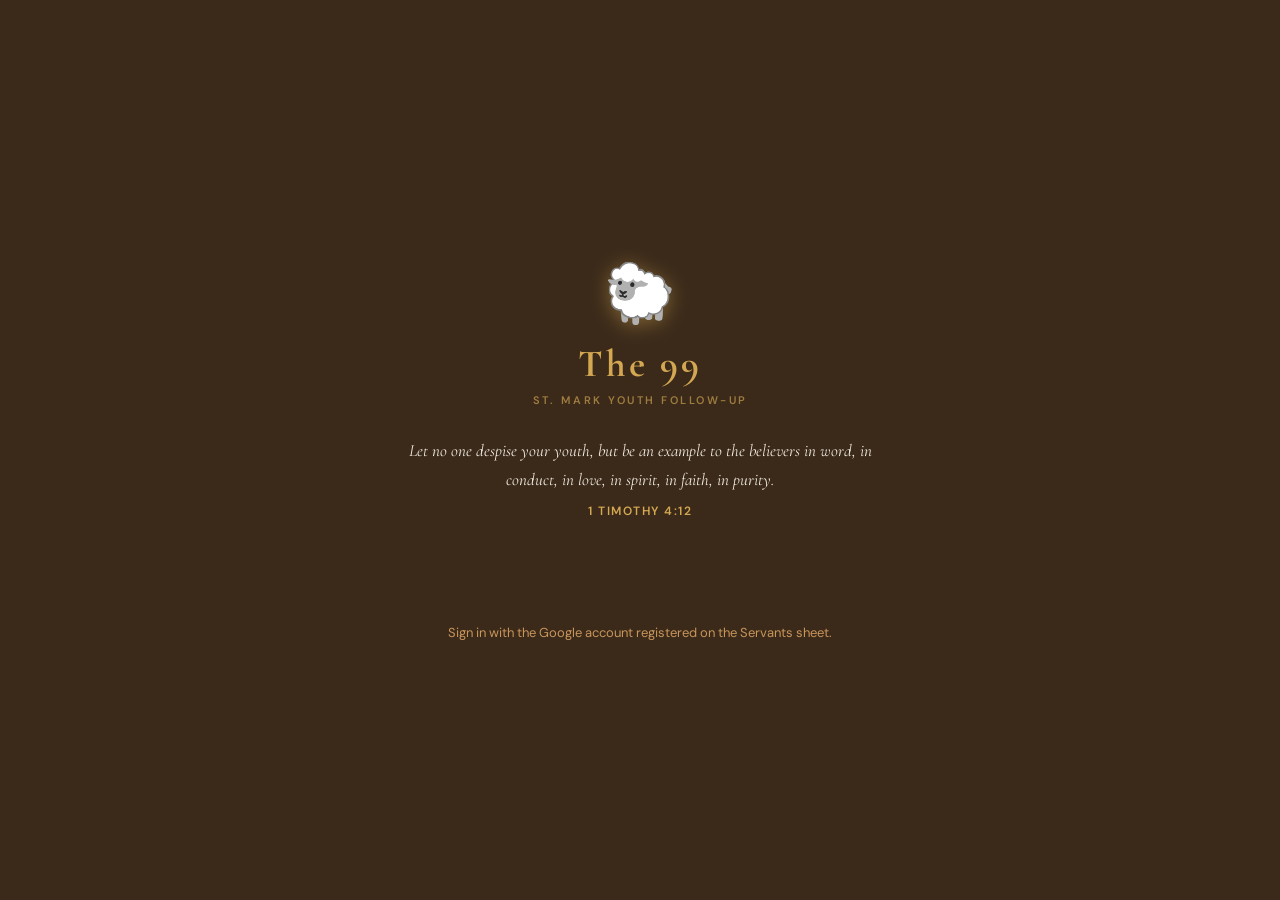
<file: index.html>
<!DOCTYPE html>
<html lang="en">
<head>
<meta charset="utf-8">
<meta name="viewport" content="width=device-width, initial-scale=1.0, viewport-fit=cover">
<title>The 99 — Follow-Up</title>
<link rel="manifest" href="manifest.webmanifest">
<meta name="theme-color" content="#3B2A1A">
<meta name="apple-mobile-web-app-capable" content="yes">
<meta name="apple-mobile-web-app-status-bar-style" content="black-translucent">
<meta name="apple-mobile-web-app-title" content="The 99">
<link rel="apple-touch-icon" href="assets/icons/apple-touch-icon.png">
<link rel="icon" href="assets/icons/icon-192.png">
<!-- The first API call is the slowest thing on the page; warm the connection now. -->
<link rel="preconnect" href="https://script.google.com">
<link rel="preconnect" href="https://script.googleusercontent.com">
<link rel="preconnect" href="https://fonts.googleapis.com">
<link rel="preconnect" href="https://fonts.gstatic.com" crossorigin>
<link href="https://fonts.googleapis.com/css2?family=Cormorant+Garamond:ital,wght@0,400;0,600;0,700;1,400;1,600&family=DM+Sans:wght@300;400;500;600;700&display=swap" rel="stylesheet" media="print" onload="this.media='all'">
<noscript><link href="https://fonts.googleapis.com/css2?family=Cormorant+Garamond:ital,wght@0,400;0,600;0,700;1,400;1,600&family=DM+Sans:wght@300;400;500;600;700&display=swap" rel="stylesheet"></noscript>
<link rel="stylesheet" href="assets/the99.css">
</head>
<body>

<!-- ── SIGN-IN GATE ────────────────────────────────────────────────────── -->
<div class="gate" id="gate" hidden>
  <div class="gate-emblem">🐑</div>
  <div class="gate-brand">The 99</div>
  <div class="gate-sub">St. Mark Youth Follow-Up</div>
  <div class="gate-verse" id="gate-verse"></div>
  <div class="gate-ref"   id="gate-ref"></div>
  <div class="gate-btn-wrap" id="gsi-button"></div>
  <p class="gate-note">Sign in with the Google account registered on the Servants sheet.</p>
  <p class="gate-error" id="gate-error" hidden></p>
</div>

<!-- ── APP ─────────────────────────────────────────────────────────────── -->
<div id="app" hidden>

  <div class="offline-bar" id="offlineBar" hidden>⚠ You are offline — saving is paused</div>

  <div class="header">
    <div class="header-title">
      <span class="header-title__pad"></span>
      <span class="header-mark">
        <span class="header-emblem">🐑</span>
        <span class="header-brand">The 99</span>
      </span>
      <span class="header-tools" id="header-tools"></span>
    </div>
    <div class="header-servant">Servant: <strong id="servantName"></strong></div>
    <nav class="nav" id="nav" hidden></nav>
  </div>

  <div class="verse-box">
    <div class="verse-tag">Today's Word</div>
    <div class="verse-text" id="verseText"></div>
    <div class="verse-ref"  id="verseRef"></div>
  </div>

  <div class="birthday-box" id="birthdayBox" hidden>
    <div class="birthday-head">🎂 <span id="birthdayHead">Birthdays this week</span></div>
    <ul class="birthday-list" id="birthdayList"></ul>
  </div>

  <div class="push-card" id="pushCard" hidden></div>

  <div class="summary" id="summary"></div>

  <div class="lost-banner" id="lostBanner" hidden>
    <span class="emoji">🕯️</span><span id="lostBannerText"></span>
  </div>

  <div class="filter-bar" id="filterBar" hidden>
    <input class="search-box" id="searchBox" type="search" dir="auto"
           placeholder="🔍  Search name, area, university…" autocomplete="off">
    <div class="filter-line">
      <select class="filter-select" id="sortBy">
        <option value="urgent">Most overdue first</option>
        <option value="name">Name A–Z</option>
        <option value="recent">Recently reached</option>
        <option value="year">Year</option>
      </select>
      <span class="filter-count" id="filterCount"></span>
    </div>
    <div class="filter-line" id="filterRow2" hidden>
      <select class="filter-select" id="fYear"><option value="">All years</option></select>
      <select class="filter-select" id="fGender"><option value="">All</option>
        <option value="Female">Female</option><option value="Male">Male</option></select>
      <select class="filter-select" id="fServant"><option value="">All servants</option></select>
    </div>
  </div>

  <div class="container" id="cards">
    <div class="page-loading">
      <div class="page-loading-ring"></div>
      <div class="page-loading-text">Gathering the flock…</div>
    </div>
    <div class="skeleton-card"><div class="sk h-big w-3q"></div><div class="sk h-small w-half"></div><div class="sk h-small w-full"></div></div>
    <div class="skeleton-card"><div class="sk h-big w-3q"></div><div class="sk h-small w-half"></div><div class="sk h-small w-full"></div></div>
    <div class="skeleton-card"><div class="sk h-big w-3q"></div><div class="sk h-small w-half"></div><div class="sk h-small w-full"></div></div>
  </div>
</div>

<!-- ── SPLASH (until the gate or the app appears) ──────────────────────── -->
<div class="splash" aria-live="polite">
  <div class="splash-emblem">🐑</div>
  <div class="splash-brand">The 99</div>
  <div class="page-loading-ring" role="progressbar" aria-label="Loading"></div>
  <p class="splash-slow">Still waking up — this can take a few seconds on a slow connection.</p>
</div>

<div class="reload-overlay" id="reloadOverlay">
  <div class="reload-spinner"></div>
  <p>Searching for the lost…</p>
</div>

<script src="config.js"></script>
<script src="assets/the99.js"></script>
<script>
(function () {
  var FLOCK = [];          // every youth in this flock
  var SERVANT_NAME = '';   // whose flock is on screen
  var CAN_EDIT = false;    // own flock, or a leader
  var IS_LEADER = false;   // the ministry leader: may move youths between servants
  var SERVANTS = [];       // names to move to; sent with the leader's flock only
  var stateFilter = '';    // '', 'ok', 'warn', 'late' — driven by the chips

  setRandomVerse();

  var Q = new URLSearchParams(location.search);
  var VIEW = Q.get('view') === 'class'      ? 'class'
           : Q.get('view') === 'all'        ? 'all'
           : Q.get('view') === 'unassigned' ? 'unassigned'
           : 'mine';
  var CLASS_VIEW = VIEW === 'class';
  var BIG_VIEW   = VIEW !== 'mine';          // hundreds of youths, not dozens

  // What was asked for, so a refresh after logging re-asks the same thing.
  var FLOCK_REQUEST = {};
  var FLOCK_CACHE_KEY = '';

  var gate = VIEW === 'class' ? { classOnly: true }
           : (VIEW === 'all' || VIEW === 'unassigned') ? { leaderOnly: true }
           : {};

  requireServant(gate).then(function (ctx) {
    var role = ctx.boot.user.role || (ctx.boot.user.isLeader ? 'leader' : 'servant');
    mountPushCard(ctx.boot);
    IS_LEADER = role === 'leader';
    var head = document.querySelector('.header-servant');

    if (VIEW === 'all') {
      SERVANT_NAME = ctx.boot.user.name;
      CAN_EDIT = true;
      document.getElementById('sortBy').value = 'name';   // a directory reads A–Z
      loadFlock('all', { view: 'all' }, function (data) {
        head.innerHTML = 'All youths · <strong>' + (data.youths || []).length + '</strong>';
      });
      return;
    }

    if (VIEW === 'unassigned') {
      SERVANT_NAME = ctx.boot.user.name;
      CAN_EDIT = true;
      document.getElementById('sortBy').value = 'name';
      loadFlock('unassigned', { view: 'unassigned' }, function (data) {
        head.innerHTML = 'No servant yet · <strong>' + (data.youths || []).length + '</strong>';
      });
      return;
    }

    if (VIEW === 'class') {
      SERVANT_NAME = ctx.boot.user.name;
      CAN_EDIT = false;                                      // look, do not touch
      loadFlock('class', { view: 'class' }, function (data) {
        head.innerHTML = 'Class: <strong>' + escHtml(data.label || 'my class') + '</strong>';
      });
      return;
    }

    // The ministry leader may open another shepherd's flock: ?servant=Name
    var asked = Q.get('servant');
    SERVANT_NAME = (role === 'leader' && asked) ? asked.trim() : ctx.boot.user.name;
    CAN_EDIT = (role === 'leader') || SERVANT_NAME === ctx.boot.user.name;
    document.getElementById('servantName').textContent = SERVANT_NAME;
    loadFlock('flock.' + SERVANT_NAME, { servant: SERVANT_NAME }, null);
  });

  function loadFlock(cacheKey, request, onHeader) {
    FLOCK_REQUEST = request;
    FLOCK_CACHE_KEY = cacheKey;
    apiCached(cacheKey, 'flock', request,
      function (data) {
        FLOCK = data.youths || [];
        if (data.servants) SERVANTS = data.servants;
        if (onHeader) onHeader(data);
        document.getElementById('filterBar').hidden = FLOCK.length === 0;
        populateFilters();
        renderBirthdays();
        renderSummary();
        renderCards();
      },
      function (err) {
        document.getElementById('cards').innerHTML =
          '<div class="empty-state"><div class="icon">⚠️</div><p>' + escHtml(err.message) + '</p></div>';
      });
  }

  /* Year / Gender / Servant only earn their space on the big views. */
  function populateFilters() {
    var row = document.getElementById('filterRow2');
    if (!BIG_VIEW) { row.hidden = true; return; }
    row.hidden = false;

    var years = {}, servants = {};
    FLOCK.forEach(function (y) {
      if (y.Year) years[y.Year] = true;
      if (y.Servant_Name) servants[String(y.Servant_Name).trim()] = true;
    });
    var fy = document.getElementById('fYear'), fs = document.getElementById('fServant');
    fy.innerHTML = '<option value="">All years</option>' +
      Object.keys(years).sort(function (a, b) { return a.localeCompare(b, undefined, { numeric: true }); })
        .map(function (v) { return '<option value="' + escHtml(v) + '">Year ' + escHtml(v) + '</option>'; }).join('');
    fs.innerHTML = '<option value="">All servants</option>' +
      Object.keys(servants).sort()
        .map(function (v) { return '<option value="' + escHtml(v) + '">' + escHtml(v) + '</option>'; }).join('');
    // A class is one gender already; the control would only ever have one answer.
    document.getElementById('fGender').hidden = CLASS_VIEW;
    // And nobody in the unassigned list has a servant to filter by.
    fs.hidden = VIEW === 'unassigned';
  }

  /* ── BIRTHDAYS ─────────────────────────────────────────────────────── */

  var BIRTHDAYS = [];      // ids with a birthday in the window, for the card badge

  function renderBirthdays() {
    var soon = upcomingBirthdays(FLOCK);
    var box = document.getElementById('birthdayBox');

    BIRTHDAYS = soon.map(function (b) { return b.youth.Youth_ID; });

    if (!soon.length) { box.hidden = true; return; }
    box.hidden = false;

    var todayCount = soon.filter(function (b) { return b.birthday.daysAway === 0; }).length;
    document.getElementById('birthdayHead').textContent = todayCount
      ? (todayCount === 1 ? 'A birthday today' : todayCount + ' birthdays today')
      : 'Birthdays this week';

    // Across the whole ministry a week can hold a dozen birthdays; the panel
    // is a prompt, not a register, so it shows the first few and says how
    // many more there are. A servant's own flock rarely reaches the cap.
    var CAP = 6;
    var extra = soon.length > CAP ? soon.length - CAP : 0;
    var shownSoon = extra ? soon.slice(0, CAP) : soon;

    document.getElementById('birthdayList').innerHTML = shownSoon.map(function (b) {
      var y = b.youth, info = b.birthday;
      var wa = cleanPhone(y.Mobile);
      // Arabic agrees with gender; the masculine form for a young woman reads
      // as carelessness, so pick the right one from the sheet. Unknown gender
      // falls back to a greeting that needs no agreement at all.
      var first = String(y.Full_Name || '').split(/\s+/)[0];
      var g = String(y.Gender || '').trim().toLowerCase();
      var greeting = encodeURIComponent(
        g === 'female' ? 'كل سنة وانتي طيبة يا ' + first + ' 🎉'
      : g === 'male'   ? 'كل سنة وانت طيب يا '  + first + ' 🎉'
      :                  'كل سنة وانت طيب / وانتي طيبة يا ' + first + ' 🎉');

      return '<li class="birthday-item' + (info.daysAway === 0 ? ' is-today' : '') + '">' +
        '<span class="birthday-when">' + escHtml(info.shortLabel) + '</span>' +
        '<span class="birthday-who">' +
          '<span class="birthday-name" dir="auto">' + escHtml(y.Full_Name || '') + '</span>' +
          '<span class="birthday-age">' +
            (info.turning ? 'turning ' + info.turning : 'birthday') +
            (y.Year ? ' · Year ' + escHtml(y.Year) : '') +
          '</span>' +
        '</span>' +
        (wa ? '<a class="birthday-wish" href="https://wa.me/' + wa + '?text=' + greeting +
              '" target="_blank" rel="noopener">💬 Wish</a>' : '') +
      '</li>';
    }).join('') + (extra
      ? '<li class="birthday-more">and ' + extra + ' more this week — search a name to find them</li>'
      : '');
  }

  /* ── SUMMARY CHIPS (also the state filter) ─────────────────────────── */

  function renderSummary() {
    var ok = 0, warn = 0, late = 0;
    FLOCK.forEach(function (y) {
      var s = flockState(daysFor(y));
      if (s === 'late') late++; else if (s === 'warn') warn++; else ok++;
    });

    document.getElementById('summary').innerHTML =
      chip('ok',   ok,   'In the Fold') +
      chip('warn', warn, 'Wandering')   +
      chip('late', late, 'Lost Sheep');

    var banner = document.getElementById('lostBanner');
    if (VIEW === 'unassigned' && FLOCK.length) {
      // Nobody is going after these yet — the action here is to assign.
      banner.hidden = false;
      document.getElementById('lostBannerText').textContent =
        FLOCK.length + (FLOCK.length === 1 ? ' youth has' : ' youths have') +
        ' no servant. Open a card and choose one under Servant to move them into that flock.';
    } else if (late > 0) {
      banner.hidden = false;
      document.getElementById('lostBannerText').textContent =
        late === 1 ? 'One sheep is lost. Go after it.'
                   : late + ' sheep are lost. Go after them.';
    } else {
      banner.hidden = true;
    }

    Array.prototype.forEach.call(
      document.querySelectorAll('.summary-chip'), function (b) {
        b.addEventListener('click', function () {
          stateFilter = (stateFilter === b.dataset.state) ? '' : b.dataset.state;
          renderSummary();
          renderCards();
        });
      });
  }

  function chip(state, count, label) {
    return '<button class="summary-chip chip-' + state + '" type="button" ' +
           'data-state="' + state + '" aria-pressed="' + (stateFilter === state) + '">' +
           '<span class="chip-count">' + count + '</span>' +
           '<span class="chip-label">' + label + '</span></button>';
  }

  /* ── CARD LIST ─────────────────────────────────────────────────────── */

  function visibleYouths() {
    var q = document.getElementById('searchBox').value.trim().toLowerCase();
    var fYear = document.getElementById('fYear').value;
    var fGender = document.getElementById('fGender').value;
    var fServant = document.getElementById('fServant').value;
    var rows = FLOCK.filter(function (y) {
      if (stateFilter && flockState(daysFor(y)) !== stateFilter) return false;
      if (fYear && String(y.Year) !== fYear) return false;
      if (fGender && String(y.Gender).trim() !== fGender) return false;
      if (fServant && String(y.Servant_Name || '').trim() !== fServant) return false;
      return matchesQuery(y, q);
    });

    // Never-reached sorts as infinitely overdue, the same way it displays.
    function urgency(y) {
      var d = daysFor(y);
      return d === null ? Infinity : d;
    }
    var sort = document.getElementById('sortBy').value;
    if (sort === 'urgent')      rows.sort(function (a, b) { return urgency(b) - urgency(a); });
    else if (sort === 'recent') rows.sort(function (a, b) { return urgency(a) - urgency(b); });
    else if (sort === 'year')   rows.sort(function (a, b) {
      return String(a.Year).localeCompare(String(b.Year), undefined, { numeric: true }) ||
             String(a.Full_Name).localeCompare(String(b.Full_Name));
    });
    else rows.sort(function (a, b) {
      return String(a.Full_Name).localeCompare(String(b.Full_Name));
    });
    return rows;
  }

  /* Two things keep this quick at hundreds of youths:
       1. only the first PAGE cards are put in the DOM, more arriving as you
          scroll (or on a tap of "Show more");
       2. a card is rendered as its header only — the details, notes box and
          reach-out form are built the first time that card is opened.
     Together they cut the initial DOM by roughly 95% on a 450-youth list. */
  var PAGE = 40;
  var VISIBLE = [];        // every youth matching the current search/filters
  var shown = 0;           // how many of VISIBLE are currently in the DOM
  var sentinelObserver = null;

  function renderCards() {
    var container = document.getElementById('cards');
    container.innerHTML = '';
    shown = 0;
    if (sentinelObserver) { sentinelObserver.disconnect(); sentinelObserver = null; }

    if (!FLOCK.length) {
      container.innerHTML = '<div class="empty-state"><div class="icon">🐑</div><p>' +
        (VIEW === 'unassigned' ? 'Every youth has a servant.' : 'No youth assigned yet.') + '</p></div>';
      document.getElementById('filterCount').textContent = '';
      return;
    }

    VISIBLE = visibleYouths();
    document.getElementById('filterCount').textContent = VISIBLE.length + ' of ' + FLOCK.length;

    if (!VISIBLE.length) {
      container.innerHTML = '<div class="empty-state"><div class="icon">🔍</div><p>No one matches that search.</p></div>';
      return;
    }

    if (CLASS_VIEW) {
      container.innerHTML =
        '<div class="lost-banner" style="margin:0 0 4px"><span class="emoji">👀</span>' +
        '<span>Viewing your whole class. Reach-outs and notes are recorded by ' +
        'each youth&#39;s own servant.</span></div>';
    }
    appendMore();
  }

  function appendMore() {
    var container = document.getElementById('cards');
    var old = document.getElementById('showMore');
    if (old) old.remove();

    var next = Math.min(VISIBLE.length, shown + PAGE);
    var html = '';
    for (var i = shown; i < next; i++) html += cardHtml(VISIBLE[i], i);
    container.insertAdjacentHTML('beforeend', html);
    shown = next;

    if (shown < VISIBLE.length) {
      container.insertAdjacentHTML('beforeend',
        '<button class="show-more" id="showMore" type="button">Show ' +
        Math.min(PAGE, VISIBLE.length - shown) + ' more · ' + (VISIBLE.length - shown) +
        ' remaining</button>');
      var btn = document.getElementById('showMore');
      btn.onclick = appendMore;
      // Also load as the button scrolls into view, so scrolling just works.
      if ('IntersectionObserver' in window) {
        sentinelObserver = new IntersectionObserver(function (entries) {
          if (entries.some(function (e) { return e.isIntersecting; })) {
            sentinelObserver.disconnect(); sentinelObserver = null; appendMore();
          }
        }, { rootMargin: '600px 0px' });
        sentinelObserver.observe(btn);
      }
    }
  }

  function cardParts(youth, index) {
    var days  = daysFor(youth);
    var state = flockState(days);

    var highlightClass = state === 'late' ? 'highlight-danger'
                       : state === 'warn' ? 'highlight-warning' : '';
    var daysClass  = state === 'late' ? 'days-late'  : state === 'warn' ? 'days-warn'  : 'days-ok';
    var badgeClass = state === 'late' ? 'status-danger' : state === 'warn' ? 'status-warning' : 'status-active';

    var daysText = days === null ? 'Not yet reached'
                 : days === 0    ? 'Reached today'
                 : days + ' days since last contact';
    var daysIcon = state === 'late' ? '🔴' : state === 'warn' ? '🟡' : '🟢';

    var phoneClean   = cleanPhone(youth.Mobile);
    var whatsappLink = phoneClean ? 'https://wa.me/' + phoneClean : '';
    var callLink     = phoneClean ? 'tel:' + phoneClean : '';

    var gpsHtml = '';
    if (youth.GPS) {
      gpsHtml = infoItemCustom('GPS',
        '<a class="gps-link" href="' + escHtml(gpsUrl(youth.GPS)) + '" target="_blank" rel="noopener">📍 Open in Maps</a>');
    }

    var socialLinks = [];
    if (youth.FB)        socialLinks.push('<a class="social-link social-fb" href="' + escHtml(youth.FB)        + '" target="_blank" rel="noopener">👤 Facebook</a>');
    if (youth.Instagram) socialLinks.push('<a class="social-link social-ig" href="' + escHtml(youth.Instagram) + '" target="_blank" rel="noopener">📷 Instagram</a>');
    var socialHtml = socialLinks.length ? '<div class="social-row">' + socialLinks.join('') + '</div>' : '';

    var notesHtml =
      '<div class="info-item full-item">' +
        '<div class="info-label">Notes</div>' +
        '<div class="notes-edit-row">' +
          '<textarea class="notes-textarea" id="notes_' + index + '" dir="auto" ' +
            (CAN_EDIT ? '' : 'readonly ') + 'placeholder="Add a note…">' + escHtml(youth.Notes || '') + '</textarea>' +
          (CAN_EDIT
            ? '<button class="notes-save-btn" id="notesbtn_' + index + '" type="button" ' +
              'onclick="saveNotes(' + index + ')">Save Notes</button>'
            : '') +
        '</div>' +
      '</div>';

    var followupHtml = CAN_EDIT
      ? '<div class="followup-box">' +
          '<div class="followup-toggle" onclick="toggleFollowup(this)">Record a Reach-Out</div>' +
          '<div class="followup-content">' +
            '<div class="followup-row">' +
              '<select id="type_' + index + '" class="follow-select">' +
                '<option value="WhatsApp">💬 WhatsApp</option>' +
                '<option value="Call">📞 Call</option>' +
                '<option value="Home Visit">🏠 Home Visit</option>' +
                '<option value="Outing">🚶 Outing</option>' +
              '</select>' +
            '</div>' +
            '<div class="followup-row">' +
              '<label class="success-toggle"><input type="checkbox" id="success_' + index + '" checked> Successful reach-out</label>' +
            '</div>' +
            '<button class="log-main-btn" id="savebtn_' + index + '" type="button" onclick="submitFollowUp(' + index + ')">' +
              '<div class="btn-spinner"></div><span class="btn-label">Save Log</span>' +
            '</button>' +
          '</div>' +
        '</div>'
      : '';

    var head =
      '<div class="card ' + highlightClass + '" data-i="' + index + '">' +
        '<div class="card-header" onclick="toggleCard(this)">' +
          '<div class="top-row">' +
            '<div class="name" dir="auto">' + escHtml(youth.Full_Name || '') +
              (BIRTHDAYS.indexOf(youth.Youth_ID) !== -1
                ? '<span class="cake" title="Birthday this week">🎂</span>' : '') + '</div>' +
            '<div class="badge ' + badgeClass + '">' + escHtml(youth.Status || 'Active') + '</div>' +
          '</div>' +
          (BIG_VIEW
            ? (String(youth.Servant_Name || '').trim()
                ? '<div class="servant-tag">🐑 ' + escHtml(String(youth.Servant_Name).trim()) + '</div>'
                : '<div class="servant-tag servant-tag--none">No servant assigned</div>')
            : '') +
          '<div class="bottom-row">' +
            '<div class="days-badge ' + daysClass + '">' + daysIcon + ' ' + daysText + '</div>' +
            '<div class="expand-indicator">▼</div>' +
          '</div>' +
        '</div>' +
        '<div class="card-content"></div>' +
      '</div>';

    var body =
          '<div class="info">' +
            '<div class="info-section-title">Contact</div>' +
            infoItem('Mobile',   youth.Mobile) +
            infoItem('Area',     youth.Area) +
            infoItemFull('Address', youth.Address) +
            gpsHtml + socialHtml +
            '<div class="info-section-title">Personal</div>' +
            infoItem('Year',       youth.Year) +
            infoItem('Birth Date', youth.Birth_Date) +
            infoItem('University', youth.University) +
            infoItem('Faculty',    youth.Faculty) +
            '<div class="info-section-title">Service &amp; Spiritual</div>' +
            infoItem('Service',         youth.Service) +
            infoItem('Confession',      youth.Confession) +
            infoItem('Talent',          youth.Talent) +
            infoItem('Talent Category', youth.Talent_Category) +
            '<div class="info-section-title">Follow-Up</div>' +
            (IS_LEADER ? assignHtml(youth, index)
              : BIG_VIEW ? infoItem('Servant', String(youth.Servant_Name || '').trim() || '— none —') : '') +
            infoItem('Last Contact', formatDate(youth.Latest_Followup)) +
            notesHtml +
          '</div>' +
          '<div class="button-row">' +
            (whatsappLink ? '<a class="btn whatsapp" href="' + whatsappLink + '" target="_blank" rel="noopener">💬 WhatsApp</a>' : '') +
            (callLink     ? '<a class="btn call" href="' + callLink + '">📞 Call</a>' : '') +
          '</div>' +
          followupHtml;

    return { head: head, body: body };
  }

  // The list only ever needs the header; the body is fetched when opened.
  function cardHtml(youth, index) { return cardParts(youth, index).head; }

  /* The leader's "move to another servant" control. A name in the sheet that
     is not on the Servants list (a typo, someone who left) is still offered,
     so the picker never silently shows the wrong servant. */
  function assignHtml(youth, index) {
    var current = String(youth.Servant_Name || '').trim();
    var names = SERVANTS.slice();
    if (current && !names.some(function (n) { return n.toLowerCase() === current.toLowerCase(); })) {
      names.unshift(current);
    }
    var opts = '<option value=""' + (current ? '' : ' selected') + '>— No servant —</option>' +
      names.map(function (n) {
        return '<option value="' + escHtml(n) + '"' +
               (n.toLowerCase() === current.toLowerCase() ? ' selected' : '') + '>' + escHtml(n) + '</option>';
      }).join('');
    return '<div class="info-item full-item">' +
             '<div class="info-label">Servant</div>' +
             '<div class="assign-row">' +
               '<select class="follow-select" id="assign_' + index + '" dir="auto">' + opts + '</select>' +
               '<button class="notes-save-btn" id="assignbtn_' + index + '" type="button" ' +
                 'onclick="reassignYouth(' + index + ')">Move</button>' +
             '</div>' +
           '</div>';
  }

  /* ── INFO ROW HELPERS ──────────────────────────────────────────────── */

  function infoItem(label, value) {
    if (value == null || value === '') return '';
    return '<div class="info-item"><div class="info-label">' + escHtml(label) + '</div>' +
           '<div class="info-value" dir="auto">' + escHtml(String(value)) + '</div></div>';
  }
  function infoItemFull(label, value) {
    if (value == null || value === '') return '';
    return '<div class="info-item full-item"><div class="info-label">' + escHtml(label) + '</div>' +
           '<div class="info-value" dir="auto">' + escHtml(String(value)) + '</div></div>';
  }
  function infoItemCustom(label, innerHtml) {
    if (!innerHtml) return '';
    return '<div class="info-item"><div class="info-label">' + escHtml(label) + '</div>' +
           '<div class="info-value" style="text-align:right">' + innerHtml + '</div></div>';
  }

  /* ── INTERACTION ───────────────────────────────────────────────────── */

  /* Shepherds and the dashboard render from their last response first. After
     a write here that snapshot is out of date, so drop it; they will fetch
     fresh on the next visit instead of briefly showing yesterday's totals. */
  function dropAggregateCaches() {
    try {
      localStorage.removeItem('the99.cache.shepherds');
      localStorage.removeItem('the99.cache.dashboard');
    } catch (e) { /* ignore */ }
  }

  window.toggleCard = function (header) {
    var card = header.parentElement;
    var content = card.querySelector('.card-content');
    if (content && !content.firstChild) {
      var i = Number(card.getAttribute('data-i'));
      if (VISIBLE[i]) content.innerHTML = cardParts(VISIBLE[i], i).body;
    }
    card.classList.toggle('open');
  };

  window.toggleFollowup = function (element) {
    var c = element.nextElementSibling;
    c.style.display = c.style.display === 'block' ? 'none' : 'block';
  };

  window.submitFollowUp = function (index) {
    var youth = VISIBLE[index];
    if (!youth) return;
    var btn = document.getElementById('savebtn_' + index);
    if (!btn || btn.disabled) return;

    btn.disabled = true;
    btn.classList.add('loading');

    var reached = document.getElementById('success_' + index).checked;

    api('logFollowup', {
      youthId: youth.Youth_ID,
      type: document.getElementById('type_' + index).value,
      successful: reached
    }).then(function () {
      // Only a reach-out that landed moves anyone back into the fold, so say
      // so plainly — otherwise an unchanged card looks like a failed save.
      dropAggregateCaches();
      if (reached) {
        showToast('✔ Logged for ' + youth.Full_Name, '#5A7A5A');
      } else {
        showToast('Logged as not reached — ' + youth.Full_Name.split(/\s+/)[0] +
                  ' stays where they are', '#C07A1A');
      }
      setTimeout(function () {
        document.getElementById('reloadOverlay').classList.add('show');
        api('flock', FLOCK_REQUEST).then(function (data) {
          try {
            localStorage.setItem('the99.cache.' + FLOCK_CACHE_KEY,
              JSON.stringify({ at: Date.now(), data: data }));
          } catch (e) { /* ignore */ }
          document.getElementById('reloadOverlay').classList.remove('show');
          FLOCK = data.youths || [];
          renderSummary();
          renderCards();
        }).catch(function () {
          document.getElementById('reloadOverlay').classList.remove('show');
          showToast('Could not refresh', '#C07A1A');
        });
      }, 600);
    }).catch(function (err) {
      showToast('⚠ ' + err.message, '#963232');
      btn.disabled = false;
      btn.classList.remove('loading');
    });
  };

  window.saveNotes = function (index) {
    var youth = VISIBLE[index];
    if (!youth) return;
    var btn = document.getElementById('notesbtn_' + index);
    var textarea = document.getElementById('notes_' + index);
    if (!btn || btn.disabled) return;

    var newNotes = textarea.value.trim();
    btn.disabled = true;
    btn.textContent = 'Saving…';

    api('updateNotes', { youthId: youth.Youth_ID, notes: newNotes }).then(function () {
      youth.Notes = newNotes;                    // keep the local copy in step
      dropAggregateCaches();
      showToast('📝 Notes saved', '#5A7A5A');
      btn.textContent = 'Saved ✓';
      setTimeout(function () { btn.textContent = 'Save Notes'; btn.disabled = false; }, 2000);
    }).catch(function (err) {
      showToast('⚠ ' + err.message, '#963232');
      btn.textContent = 'Save Notes';
      btn.disabled = false;
    });
  };

  window.reassignYouth = function (index) {
    var youth = VISIBLE[index];
    if (!youth) return;
    var btn = document.getElementById('assignbtn_' + index);
    var to = document.getElementById('assign_' + index).value;
    var from = String(youth.Servant_Name || '').trim();
    if (!btn || btn.disabled) return;
    if (to.toLowerCase() === from.toLowerCase()) {
      showToast('Already ' + (from ? 'with ' + from : 'without a servant'), '#C07A1A');
      return;
    }
    var first = String(youth.Full_Name || '').split(/\s+/)[0];
    if (!confirm(to ? 'Move ' + youth.Full_Name + ' to ' + to + '\u2019s flock?'
                    : 'Take ' + youth.Full_Name + ' out of ' + from + '\u2019s flock?')) return;

    btn.disabled = true;
    btn.textContent = 'Moving…';
    api('reassignYouth', { youthId: youth.Youth_ID, servant: to }).then(function (r) {
      youth.Servant_Name = r.servant;
      // Every list and total that counted this youth is now out of date.
      clearApiCache();
      showToast(r.servant ? '🐑 ' + first + ' moved to ' + r.servant
                          : first + ' now has no servant', '#5A7A5A');

      // Still belongs on this page? Then just correct the card in place, so an
      // open card and the scroll position stay where they were.
      var stays = VIEW === 'all' ||
                  (VIEW === 'unassigned' ? !r.servant
                   : VIEW === 'class'    ? true
                   : r.servant.toLowerCase() === SERVANT_NAME.toLowerCase());
      if (stays) {
        var tag = document.querySelector('.card[data-i="' + index + '"] .servant-tag');
        if (tag) {
          tag.className = 'servant-tag' + (r.servant ? '' : ' servant-tag--none');
          tag.textContent = r.servant ? '🐑 ' + r.servant : 'No servant assigned';
        }
        btn.textContent = 'Moved ✓';
        setTimeout(function () { btn.textContent = 'Move'; btn.disabled = false; }, 1500);
        return;
      }
      FLOCK = FLOCK.filter(function (y) { return y !== youth; });
      var count = document.querySelector('.header-servant strong');
      if (count && BIG_VIEW) count.textContent = FLOCK.length;
      renderBirthdays();
      renderSummary();
      renderCards();
    }).catch(function (err) {
      showToast('⚠ ' + err.message, '#963232');
      btn.textContent = 'Move';
      btn.disabled = false;
    });
  };

  // Typing re-filters 450 youths cheaply, but re-rendering on every keystroke
  // is what used to stutter; a short debounce makes it feel instant.
  var searchTimer = null;
  document.getElementById('searchBox').addEventListener('input', function () {
    clearTimeout(searchTimer);
    searchTimer = setTimeout(renderCards, 140);
  });
  ['sortBy', 'fYear', 'fGender', 'fServant'].forEach(function (id) {
    document.getElementById(id).addEventListener('change', renderCards);
  });
})();
</script>
<script src="https://accounts.google.com/gsi/client" async defer
        onload="window.dispatchEvent(new Event('gsi-loaded'))"></script>
</body>
</html>
</file>
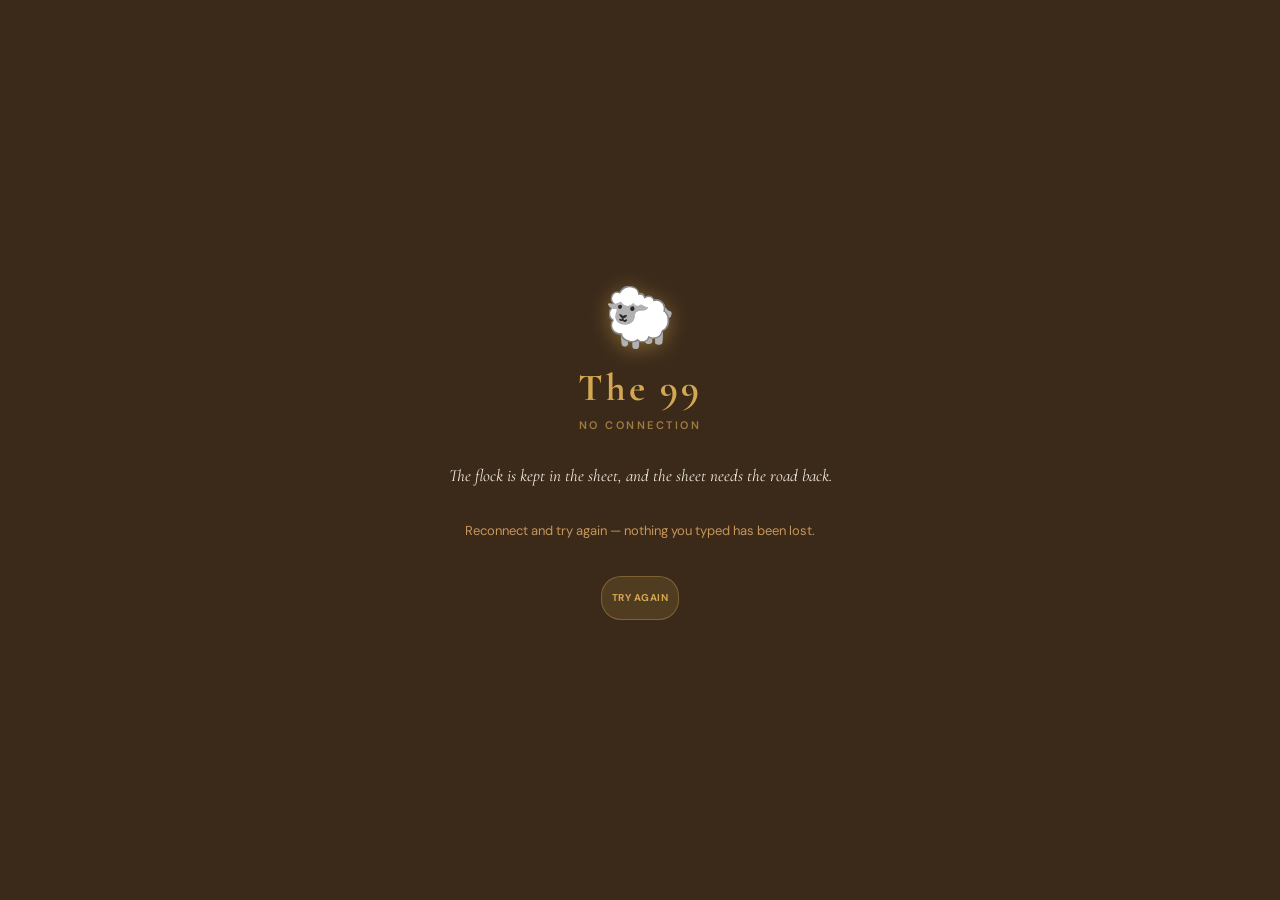
<file: offline.html>
<!DOCTYPE html>
<html lang="en">
<head>
<meta charset="utf-8">
<meta name="viewport" content="width=device-width, initial-scale=1.0, viewport-fit=cover">
<title>The 99 — Offline</title>
<meta name="theme-color" content="#3B2A1A">
<link rel="preconnect" href="https://fonts.googleapis.com">
<link rel="preconnect" href="https://fonts.gstatic.com" crossorigin>
<link href="https://fonts.googleapis.com/css2?family=Cormorant+Garamond:ital,wght@0,600;0,700;1,400&family=DM+Sans:wght@400;500;600;700&display=swap" rel="stylesheet">
<link rel="stylesheet" href="assets/the99.css">
</head>
<body>
  <div class="gate">
    <div class="gate-emblem">🐑</div>
    <div class="gate-brand">The 99</div>
    <div class="gate-sub">No connection</div>
    <div class="gate-verse">The flock is kept in the sheet, and the sheet needs the road back.</div>
    <p class="gate-note">Reconnect and try again — nothing you typed has been lost.</p>
    <div class="gate-btn-wrap">
      <button class="header-btn" type="button" onclick="location.reload()">Try again</button>
    </div>
  </div>
</body>
</html>
</file>
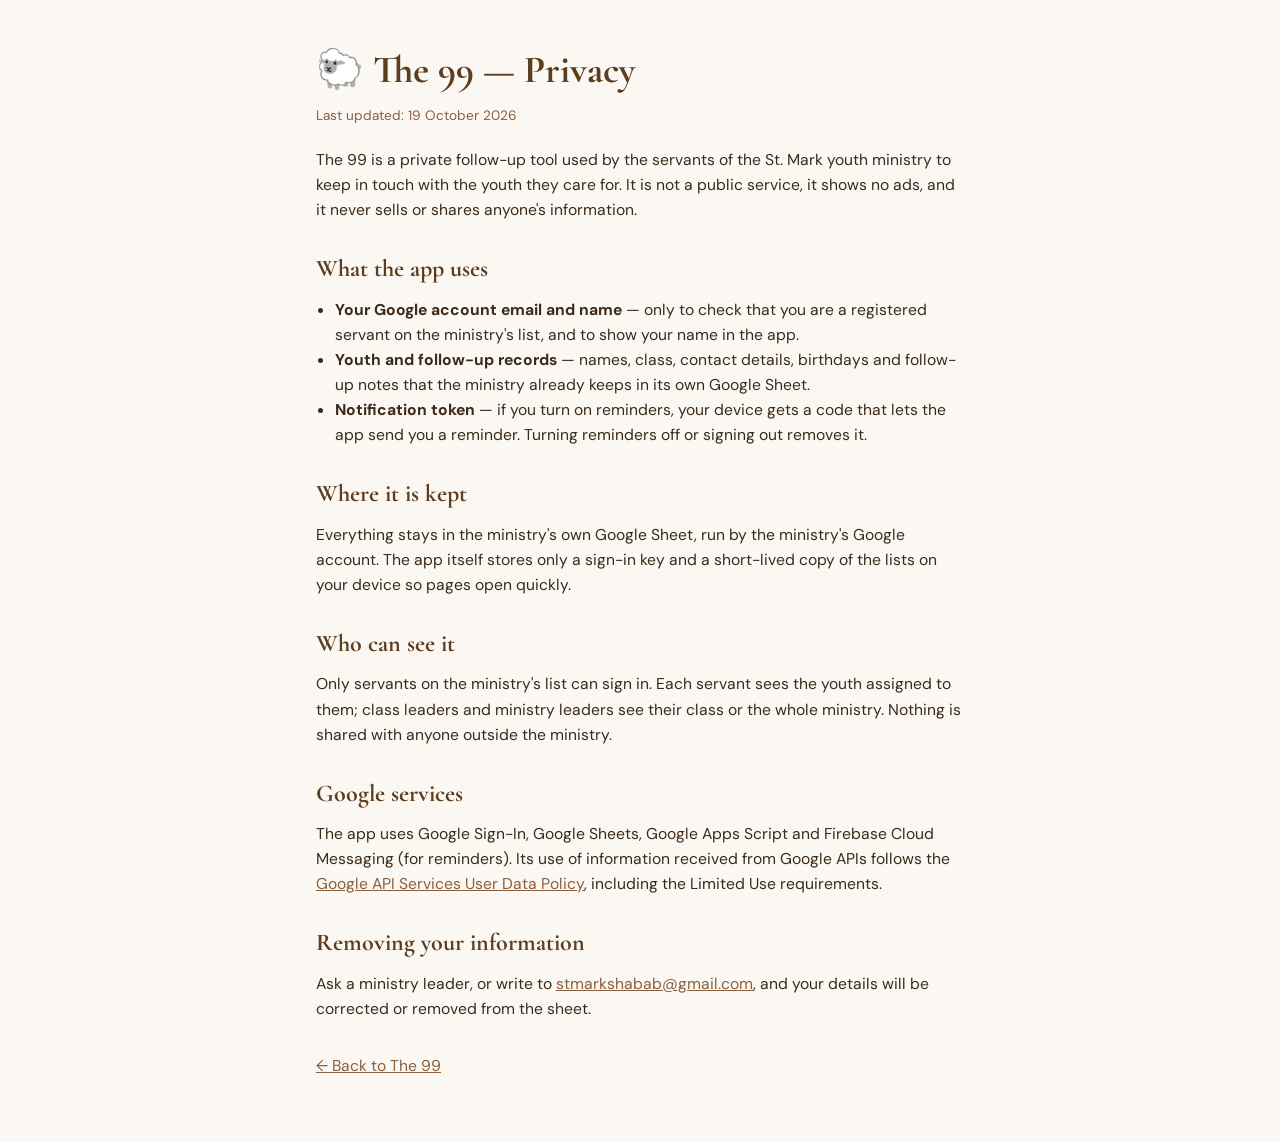
<file: privacy.html>
<!DOCTYPE html>
<html lang="en">
<head>
<meta charset="utf-8">
<meta name="viewport" content="width=device-width, initial-scale=1.0, viewport-fit=cover">
<title>The 99 — Privacy</title>
<meta name="theme-color" content="#3B2A1A">
<link rel="preconnect" href="https://fonts.googleapis.com">
<link rel="preconnect" href="https://fonts.gstatic.com" crossorigin>
<link href="https://fonts.googleapis.com/css2?family=Cormorant+Garamond:ital,wght@0,600;0,700;1,400&family=DM+Sans:wght@400;500;600;700&display=swap" rel="stylesheet">
<link rel="stylesheet" href="assets/the99.css">
<style>
  .policy { max-width: 680px; margin: 0 auto; padding: 40px 16px 64px; color: var(--earth); line-height: 1.6; }
  .policy h1 { font-family: 'Cormorant Garamond', serif; font-size: 2.4rem; color: var(--bark); }
  .policy h2 { font-family: 'Cormorant Garamond', serif; font-size: 1.5rem; color: var(--bark); margin: 28px 0 8px; }
  .policy p, .policy li { font-size: 0.98rem; }
  .policy ul { padding-left: 1.2em; margin: 6px 0; }
  .policy .updated { color: var(--clay); font-size: 0.85rem; margin: 4px 0 20px; }
  .policy a { color: var(--clay); }
</style>
</head>
<body>
  <main class="policy">
    <h1>🐑 The 99 — Privacy</h1>
    <p class="updated">Last updated: 19 October 2026</p>

    <p>The 99 is a private follow-up tool used by the servants of the St. Mark youth
    ministry to keep in touch with the youth they care for. It is not a public
    service, it shows no ads, and it never sells or shares anyone's information.</p>

    <h2>What the app uses</h2>
    <ul>
      <li><strong>Your Google account email and name</strong> — only to check that you are
      a registered servant on the ministry's list, and to show your name in the app.</li>
      <li><strong>Youth and follow-up records</strong> — names, class, contact details,
      birthdays and follow-up notes that the ministry already keeps in its own Google Sheet.</li>
      <li><strong>Notification token</strong> — if you turn on reminders, your device gets a
      code that lets the app send you a reminder. Turning reminders off or signing out removes it.</li>
    </ul>

    <h2>Where it is kept</h2>
    <p>Everything stays in the ministry's own Google Sheet, run by the ministry's Google
    account. The app itself stores only a sign-in key and a short-lived copy of the
    lists on your device so pages open quickly.</p>

    <h2>Who can see it</h2>
    <p>Only servants on the ministry's list can sign in. Each servant sees the youth
    assigned to them; class leaders and ministry leaders see their class or the
    whole ministry. Nothing is shared with anyone outside the ministry.</p>

    <h2>Google services</h2>
    <p>The app uses Google Sign-In, Google Sheets, Google Apps Script and Firebase Cloud
    Messaging (for reminders). Its use of information received from Google APIs follows the
    <a href="https://developers.google.com/terms/api-services-user-data-policy" target="_blank" rel="noopener">Google API Services User Data Policy</a>,
    including the Limited Use requirements.</p>

    <h2>Removing your information</h2>
    <p>Ask a ministry leader, or write to
    <a href="mailto:stmarkshabab@gmail.com">stmarkshabab@gmail.com</a>, and your details
    will be corrected or removed from the sheet.</p>

    <p style="margin-top:32px"><a href="./">← Back to The 99</a></p>
  </main>
</body>
</html>
</file>
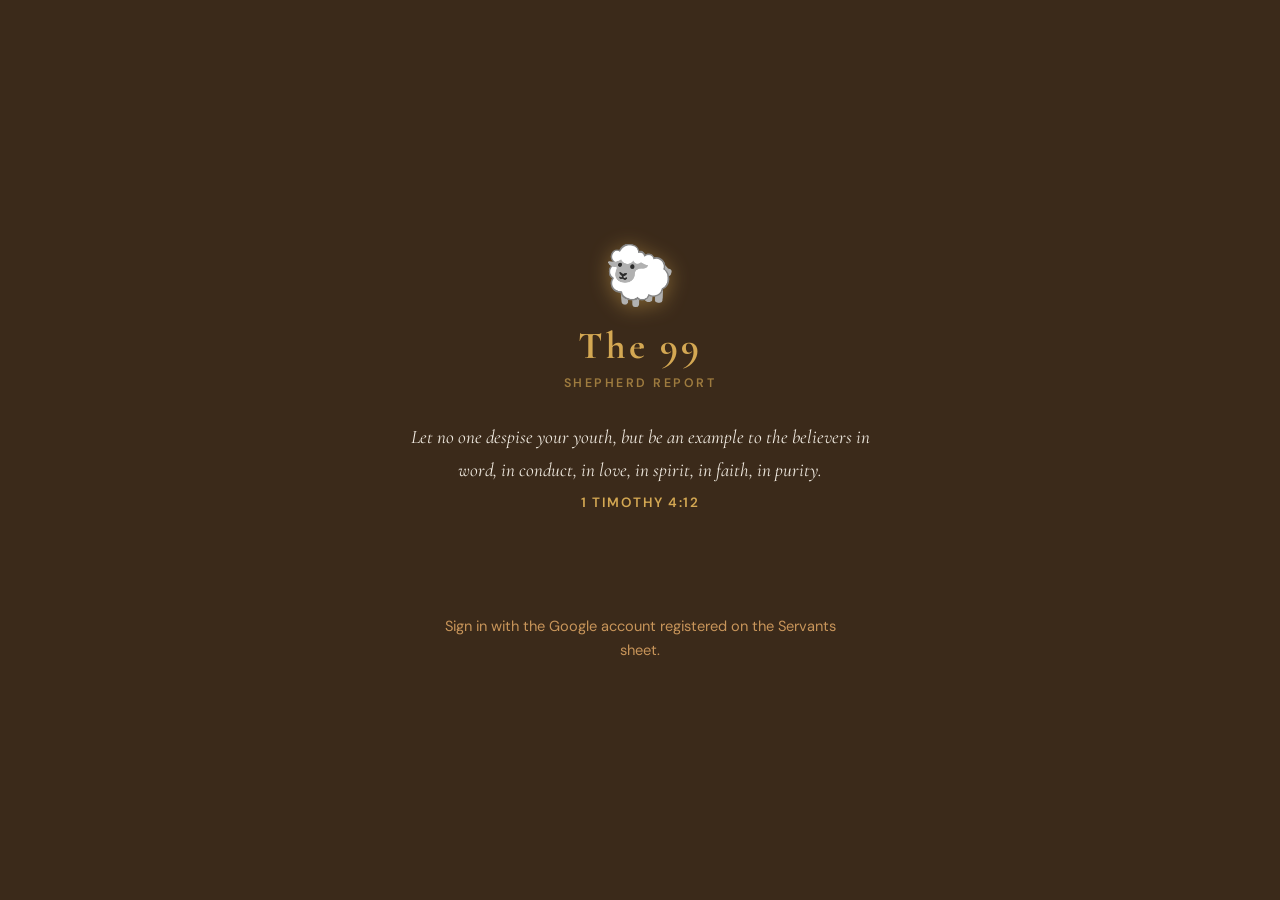
<file: shepherds.html>
<!DOCTYPE html>
<html lang="en">
<head>
<meta charset="utf-8">
<meta name="viewport" content="width=device-width, initial-scale=1.0, viewport-fit=cover">
<title>The 99 — Shepherds</title>
<link rel="manifest" href="manifest.webmanifest">
<meta name="theme-color" content="#3B2A1A">
<meta name="apple-mobile-web-app-capable" content="yes">
<meta name="apple-mobile-web-app-status-bar-style" content="black-translucent">
<meta name="apple-mobile-web-app-title" content="The 99">
<link rel="apple-touch-icon" href="assets/icons/apple-touch-icon.png">
<link rel="icon" href="assets/icons/icon-192.png">
<!-- The first API call is the slowest thing on the page; warm the connection now. -->
<link rel="preconnect" href="https://script.google.com">
<link rel="preconnect" href="https://script.googleusercontent.com">
<link rel="preconnect" href="https://fonts.googleapis.com">
<link rel="preconnect" href="https://fonts.gstatic.com" crossorigin>
<link href="https://fonts.googleapis.com/css2?family=Cormorant+Garamond:ital,wght@0,400;0,600;0,700;1,400&family=DM+Sans:wght@300;400;500;600;700&display=swap" rel="stylesheet" media="print" onload="this.media='all'">
<noscript><link href="https://fonts.googleapis.com/css2?family=Cormorant+Garamond:ital,wght@0,400;0,600;0,700;1,400&family=DM+Sans:wght@300;400;500;600;700&display=swap" rel="stylesheet"></noscript>
<link rel="stylesheet" href="assets/the99.css">
</head>
<body class="page-shepherds">

<div class="gate" id="gate" hidden>
  <div class="gate-emblem">🐑</div>
  <div class="gate-brand">The 99</div>
  <div class="gate-sub">Shepherd Report</div>
  <div class="gate-verse" id="gate-verse"></div>
  <div class="gate-ref"   id="gate-ref"></div>
  <div class="gate-btn-wrap" id="gsi-button"></div>
  <p class="gate-note">Sign in with the Google account registered on the Servants sheet.</p>
  <p class="gate-error" id="gate-error" hidden></p>
</div>

<div id="app" hidden>

  <div class="offline-bar" id="offlineBar" hidden>⚠ You are offline</div>

  <div class="header">
    <div class="header-title">
      <span class="header-title__pad"></span>
      <span class="header-mark">
        <span class="header-emblem">🐑</span>
        <span class="header-brand">The 99</span>
      </span>
      <span class="header-tools" id="header-tools"></span>
    </div>
    <div class="header-sub">Shepherd Report</div>
    <nav class="nav" id="nav" hidden></nav>
  </div>

  <div class="main" id="main">
    <div class="loading-screen">
      <div class="loading-spinner"></div>
      <div class="loading-text">Gathering the shepherds…</div>
    </div>
  </div>
</div>

<!-- ── SPLASH (until the gate or the app appears) ──────────────────────── -->
<div class="splash" aria-live="polite">
  <div class="splash-emblem">🐑</div>
  <div class="splash-brand">The 99</div>
  <div class="page-loading-ring" role="progressbar" aria-label="Loading"></div>
  <p class="splash-slow">Still waking up — this can take a few seconds on a slow connection.</p>
</div>

<script src="config.js"></script>
<script src="assets/the99.js"></script>
<script>
(function () {
  requireServant({ leaderOnly: true }).then(function () {
    apiCached('shepherds', 'shepherds', {}, buildPage, function (err) {
      document.getElementById('main').innerHTML =
        '<div class="empty-state"><div class="icon">⚠️</div><p>' + escHtml(err.message) + '</p></div>';
    });
  });

  /* ── FLOCK BY CLASS ─────────────────────────────────────────────────────
     Fold / Wandering / Lost for every year and gender. Each year gets a
     subtotal row with its genders beneath it, and the footer gives each gender
     across all years and then everyone, which must equal the Overall Flock
     figures above it — a built-in cross-check. */

  function classLabel(y) {
    return y === '4-5' ? 'Years 4 & 5' : y === '?' ? 'Year not set' : 'Year ' + y;
  }
  function yearOrder(y)   { return y === '?' ? 99 : y === '4-5' ? 4 : Number(y); }
  function genderOrder(g) { return g === 'Female' ? 0 : g === 'Male' ? 1 : 2; }

  function sumOf(list) {
    return list.reduce(function (a, c) {
      a.ok += c.ok; a.warn += c.warn; a.late += c.late; return a;
    }, { ok: 0, warn: 0, late: 0 });
  }

  function classBar(c) {
    var t = c.ok + c.warn + c.late;
    if (!t) return '';
    return '<div class="cls-bar" aria-hidden="true">' +
      (c.ok   ? '<span class="cls-seg cls-ok"   style="flex:' + c.ok   + '"></span>' : '') +
      (c.warn ? '<span class="cls-seg cls-warn" style="flex:' + c.warn + '"></span>' : '') +
      (c.late ? '<span class="cls-seg cls-late" style="flex:' + c.late + '"></span>' : '') +
      '</div>';
  }

  function classNums(c) {
    return '<td class="num n-ok">'   + c.ok   + '</td>' +
           '<td class="num n-warn">' + c.warn + '</td>' +
           '<td class="num n-late">' + c.late + '</td>' +
           '<td class="num">' + (c.ok + c.warn + c.late) + '</td>';
  }

  function buildClassTable(classes) {
    var byYear = {};
    classes.forEach(function (c) { (byYear[c.year] = byYear[c.year] || []).push(c); });

    var body = '';
    Object.keys(byYear).sort(function (a, b) { return yearOrder(a) - yearOrder(b); })
      .forEach(function (y) {
        var cells = byYear[y].slice().sort(function (a, b) {
          return genderOrder(a.gender) - genderOrder(b.gender);
        });
        var sum = sumOf(cells);
        body += '<tr class="cls-year"><td class="name-cell"><div class="cls-label">' +
                escHtml(classLabel(y)) + '</div>' + classBar(sum) + '</td>' + classNums(sum) + '</tr>';
        cells.forEach(function (c) {
          body += '<tr class="cls-sub"><td class="name-cell"><div class="cls-label">' +
                  escHtml(c.gender) + '</div>' + classBar(c) + '</td>' + classNums(c) + '</tr>';
        });
      });

    var byGender = {};
    classes.forEach(function (c) { (byGender[c.gender] = byGender[c.gender] || []).push(c); });
    var foot = '';
    Object.keys(byGender).sort(function (a, b) { return genderOrder(a) - genderOrder(b); })
      .forEach(function (g) {
        foot += '<tr class="cls-total"><td class="name-cell">All ' + escHtml(g.toLowerCase()) +
                '</td>' + classNums(sumOf(byGender[g])) + '</tr>';
      });
    foot += '<tr class="cls-total cls-everyone"><td class="name-cell">Everyone</td>' +
            classNums(sumOf(classes)) + '</tr>';

    var card = el('div', 'chart-card');
    card.innerHTML =
      '<div class="chart-header">' +
        '<div class="chart-title">Flock by Class</div>' +
        '<div class="chart-subtitle">In the Fold · Wandering · Lost Sheep, by year and gender</div>' +
      '</div>' +
      '<div style="overflow-x:auto"><table class="servant-table cls-table">' +
        '<thead><tr><th>Class</th>' +
          '<th class="num-h">Fold</th><th class="num-h">Wander</th>' +
          '<th class="num-h">Lost</th><th class="num-h">Total</th></tr></thead>' +
        '<tbody>' + body + foot + '</tbody></table></div>';
    return card;
  }

  function buildPage(data) {
    var main = document.getElementById('main');
    var servants = data.servants || [];

    main.innerHTML = '';

    /* ── OVERALL SUMMARY ── */
    var totalOk = 0, totalWarn = 0, totalLate = 0, totalLogs = 0;
    servants.forEach(function (d) {
      totalOk += d.ok; totalWarn += d.warn; totalLate += d.late; totalLogs += d.logs;
    });
    var youthCount = totalOk + totalWarn + totalLate;

    appendSection(main, 'Overall Flock');
    var g1 = el('div', 'stat-grid three');
    g1.innerHTML = statCard('ok',   totalOk,   'In the Fold') +
                   statCard('warn', totalWarn, 'Wandering')   +
                   statCard('late', totalLate, 'Lost Sheep');
    main.appendChild(g1);

    var unassigned = null;
    servants = servants.filter(function (d) {
      if (d.servant === 'Unassigned') { unassigned = d; return false; }
      return true;
    });
    var unassignedCount = unassigned ? unassigned.ok + unassigned.warn + unassigned.late : 0;

    var g2 = el('div', 'stat-grid three');
    g2.innerHTML = statCard('dark', youthCount, 'Total Shabab') +
                   statCard('dark', totalLogs,  'Reach-Outs') +
                   statCard(unassignedCount ? 'late' : 'dark', unassignedCount, 'Unassigned');
    main.appendChild(g2);

    /* ── BY CLASS ── */
    // Absent when the backend predates it; the rest of the page is unaffected.
    if (data.classes && data.classes.length) {
      appendSection(main, 'Flock by Class');
      main.appendChild(buildClassTable(data.classes));
    }

    /* ── SEARCH + CARDS ── */
    appendSection(main, 'Shepherds — tap to open');

    var searchWrap = el('div', 'search-wrap');
    searchWrap.innerHTML =
      '<input class="search-box" id="searchBox" type="search" dir="auto" ' +
      'placeholder="🔍  Search shepherd…" autocomplete="off">';
    main.appendChild(searchWrap);

    var listWrap = el('div', '');
    listWrap.id = 'servantList';
    listWrap.style.cssText = 'display:flex;flex-direction:column;gap:10px;margin-top:4px';

    /* Youths with no servant are not a shepherd, so they are not ranked —
       they sit at the top, in amber, because each one needs a decision. */
    if (unassigned && unassignedCount) {
      var ua = el('a', 'shepherd-card unassigned');
      ua.href = 'index.html?view=unassigned';
      ua.setAttribute('data-name', 'unassigned no servant');
      ua.innerHTML =
        '<div class="sc-inner">' +
          '<div class="sc-avatar">?</div>' +
          '<div class="sc-body">' +
            '<div class="sc-name">No servant yet</div>' +
            '<div class="sc-sub"><span>' + unassignedCount + ' youth' + (unassignedCount === 1 ? '' : 's') +
            ' waiting to be assigned — tap to see them</span></div>' +
          '</div>' +
          '<div class="sc-pills">' +
            '<div class="sc-total">' + unassignedCount + '</div>' +
            '<div class="sc-arrow">›</div>' +
          '</div>' +
        '</div>';
      listWrap.appendChild(ua);
    }

    servants.forEach(function (d) {
      var s = d.servant;
      var total = d.ok + d.warn + d.late;
      var pct = total > 0 ? Math.round(d.ok / total * 100) : 0;

      var borderClass = d.late > 0 ? 'has-late' : d.warn > 0 ? 'has-warn' : 'all-ok';
      var pctClass    = d.late > 0 ? 'late'     : d.warn > 0 ? 'warn'     : 'ok';

      var card = el('a', 'shepherd-card ' + borderClass);
      card.href = 'index.html?servant=' + encodeURIComponent(s);
      card.setAttribute('data-name', s.toLowerCase());
      card.innerHTML =
        '<div class="sc-inner">' +
          '<div class="sc-avatar">' + escHtml(initials(s)) + '</div>' +
          '<div class="sc-body">' +
            '<div class="sc-name" dir="auto">' + escHtml(s) + '</div>' +
            '<div class="sc-sub">' +
              '<span><span class="pill pill-total">' + total + '</span> youths</span>' +
              '<span><span class="pill pill-ok">'   + d.ok   + '</span> Fold</span>' +
              '<span><span class="pill pill-warn">' + d.warn + '</span> Wander</span>' +
              '<span><span class="pill pill-late">' + d.late + '</span> Lost</span>' +
            '</div>' +
          '</div>' +
          '<div class="sc-pills">' +
            '<div class="sc-pct ' + pctClass + '">' + pct + '%</div>' +
            '<div class="sc-arrow">›</div>' +
          '</div>' +
        '</div>';

      listWrap.appendChild(card);
    });

    main.appendChild(listWrap);

    document.getElementById('searchBox').addEventListener('input', function () {
      var q = this.value.toLowerCase().trim();
      Array.prototype.forEach.call(
        listWrap.querySelectorAll('.shepherd-card'), function (card) {
          card.style.display = (!q || card.getAttribute('data-name').indexOf(q) !== -1) ? '' : 'none';
        });
    });
  }
})();
</script>
<script src="https://accounts.google.com/gsi/client" async defer
        onload="window.dispatchEvent(new Event('gsi-loaded'))"></script>
</body>
</html>
</file>
<file: assets/the99.css>
/* ===========================================================================
   The 99 — shared stylesheet.
   Lifted from the original index / shepherds / dashboard pages so the app
   keeps exactly the look it had. New pieces (sign-in gate, filter bar,
   install button) are built from the same tokens.
   =========================================================================== */

:root {
  --base: 16px;
  --earth:    #3B2A1A;
  --bark:     #5C3D1E;
  --clay:     #8B5E3C;
  --wheat:    #C8955A;
  --gold:     #D4A853;
  --parchment:#F7F0E6;
  --cream:    #FBF8F3;
  --sage:     #5A7A5A;
  --sage-bg:  #EEF5EE;
  --amber:    #C07A1A;
  --amber-bg: #FDF3E3;
  --red:      #963232;
  --red-bg:   #FCEAEA;
  --shadow:   0 6px 28px rgba(59,42,26,0.13);
  --radius:   20px;
}

/* The shepherds page has always run a little larger. */
body.page-shepherds { --base: 18px; }

* { box-sizing: border-box; margin: 0; padding: 0; }
html { font-size: clamp(14px, 4vw, 16px); }
body {
  font-family: 'DM Sans', sans-serif;
  background: var(--cream);
  min-height: 100vh;
  overflow-x: hidden;
  -webkit-text-size-adjust: 100%;
}

/* A display rule on a class would otherwise beat the hidden attribute. */
[hidden] { display: none !important; }

@keyframes spin { to { transform: rotate(360deg); } }

/* ── HEADER ─────────────────────────────────────────────────────────────── */

/* One header on every page. Sized in rem on purpose: the shepherds page runs a
   larger --base, which used to make its sheep and wordmark a different size
   from the others. The emblem sits inline with the wordmark rather than above
   it, which keeps roughly 30px of a phone screen for actual content. */

.header {
  background: var(--earth);
  position: sticky; top: 0; z-index: 100;
  box-shadow: 0 4px 28px rgba(0,0,0,0.35);
  display: flex; flex-direction: column; align-items: center;
  padding: 10px 12px 12px;
  padding-top: calc(10px + env(safe-area-inset-top));
}
.header::before {
  content: '';
  position: absolute;
  top: -52px; left: 50%; transform: translateX(-50%);
  width: 230px; height: 96px;
  border-radius: 50%;
  border: 1.5px solid rgba(212,168,83,0.18);
  pointer-events: none;
}

/* Three columns so the wordmark stays optically centred while the buttons sit
   to its right. They used to be absolutely positioned, which let them sit on
   top of the wordmark once the header got shorter. */
.header-title {
  width: 100%;
  display: grid; grid-template-columns: 1fr auto 1fr;
  align-items: center; gap: 6px;
}
.header-mark {
  grid-column: 2; justify-self: center;
  display: flex; align-items: center; gap: 9px;
}
.header-emblem {
  font-size: 1.55rem; line-height: 1;
  filter: drop-shadow(0 2px 6px rgba(212,168,83,0.4));
}
.header-brand {
  font-family: 'Cormorant Garamond', serif;
  font-size: 1.45rem; font-weight: 700;
  color: var(--gold);
  letter-spacing: 2px; line-height: 1.1;
}
.header-sub {
  font-size: 0.66rem; font-weight: 600;
  color: rgba(212,168,83,0.65);
  letter-spacing: 2px; text-transform: uppercase;
  margin-top: 4px; text-align: center; line-height: 1.35;
}
/* Sits in the same slot as .header-sub on the other pages, so every page is
   title row + one line of context + nav, and they end up the same height. */
.header-servant {
  font-size: 0.78rem; color: rgba(251,248,243,0.72);
  font-weight: 400; margin-top: 4px; letter-spacing: 0.3px; text-align: center;
}
.header-servant strong { color: rgba(251,248,243,0.95); font-weight: 600; }

/* Narrow phones: the side gutters matter more than the subtitle. */
/* Narrow phones: keep the three nav pills on one row. */
@media (max-width: 390px) {
  .header-brand { font-size: 1.3rem; }
  .header-sub { font-size: 0.6rem; letter-spacing: 1.4px; }
  .header-btn { font-size: 0.56rem; padding: 6px 8px; letter-spacing: .3px; }
  .nav a { font-size: 0.66rem; padding: 6px 10px; letter-spacing: .6px; }
}

.header-back {
  position: absolute; left: 16px; top: 50%; transform: translateY(-50%);
  color: var(--gold); font-size: calc(var(--base) * 0.8125);
  font-weight: 700; text-decoration: none;
  display: flex; align-items: center; gap: 4px; opacity: 0.85;
}
.header-back:active { opacity: 0.55; }

/* Right-hand header slot: install and sign-out. */
/* Pinned to the top-right corner rather than the vertical middle, so a long
   subtitle ("Shepherd's Dashboard · St. Mark") never runs under it. */
.header-tools {
  grid-column: 3; justify-self: end;
  display: flex; align-items: center; gap: 6px;
}
.header-btn {
  background: rgba(212,168,83,0.14);
  border: 1px solid rgba(212,168,83,0.35);
  color: var(--gold);
  font-family: 'DM Sans', sans-serif;
  font-size: 0.62rem; font-weight: 700;
  letter-spacing: .5px; text-transform: uppercase;
  padding: 6px 10px; border-radius: 20px; cursor: pointer; white-space: nowrap;
  text-decoration: none; display: inline-flex; align-items: center; gap: 5px;
}
.header-btn:active { transform: scale(.96); }
.header-bell { font-size: 0.8rem; padding: 4px 8px; letter-spacing: 0; }

/* ── NAV (leaders) ──────────────────────────────────────────────────────── */

.nav {
  display: flex; gap: 5px; justify-content: center; flex-wrap: wrap;
  margin-top: 10px;
}
.nav a {
  /* rem, not --base: the shepherds page runs a larger base and the three
     pills would otherwise wrap onto a second row on a narrow phone. */
  font-size: 0.72rem; font-weight: 700;
  letter-spacing: .9px; text-transform: uppercase;
  color: rgba(212,168,83,0.7); text-decoration: none;
  padding: 7px 12px; border-radius: 20px;
  border: 1px solid rgba(212,168,83,0.22);
}
.nav a[aria-current="page"] { background: var(--gold); color: var(--earth); border-color: var(--gold); }

/* ── SIGN-IN GATE ───────────────────────────────────────────────────────── */

.gate {
  min-height: 100vh;
  display: flex; flex-direction: column; align-items: center; justify-content: center;
  padding: 40px 26px; text-align: center; gap: 4px;
  background: var(--earth);
}
.gate-emblem { font-size: 3.6rem; filter: drop-shadow(0 3px 10px rgba(212,168,83,0.45)); margin-bottom: 10px; }
.gate-brand {
  font-family: 'Cormorant Garamond', serif;
  font-size: 2.4rem; font-weight: 700; color: var(--gold); letter-spacing: 3px; line-height: 1;
}
.gate-sub {
  font-size: calc(var(--base) * 0.6875); font-weight: 600;
  color: rgba(212,168,83,0.65); letter-spacing: 2.5px; text-transform: uppercase; margin-top: 6px;
}
.gate-verse {
  font-family: 'Cormorant Garamond', serif; font-style: italic;
  font-size: calc(var(--base) * 1.0625); color: #F0EAE0; line-height: 1.7;
  max-width: 30rem; margin: 26px auto 4px;
}
.gate-ref {
  font-size: calc(var(--base) * 0.75); font-weight: 600; color: var(--gold);
  letter-spacing: 1.5px; text-transform: uppercase;
}
.gate-btn-wrap { margin-top: 30px; min-height: 44px; display: flex; justify-content: center; }
.gate-note {
  margin-top: 22px; font-size: calc(var(--base) * 0.8125); line-height: 1.6;
  color: var(--wheat); max-width: 26rem;
}
.gate-error {
  margin-top: 22px; max-width: 28rem;
  background: rgba(150,50,50,0.18); border: 1.5px solid rgba(224,112,112,0.5);
  color: #F3D6D6; border-radius: 12px; padding: 14px 18px;
  font-size: calc(var(--base) * 0.8125); line-height: 1.6; white-space: pre-line;
}

/* ── SPLASH ─────────────────────────────────────────────────────────────── */

/* Fills the gap before the page knows who is signed in. No script drives it:
   it shows while the gate and the app are both hidden, and goes the moment
   either appears. It sits after them in the page so these selectors can see
   them. A short delay before it fades in keeps quick tab switches from
   flickering. */
.splash {
  position: fixed; inset: 0; z-index: 50;
  display: flex; flex-direction: column; align-items: center; justify-content: center;
  gap: 6px; padding: 24px 16px; text-align: center;
  background: var(--cream);
  opacity: 0; animation: splashIn .3s ease .25s forwards;
}
#gate:not([hidden]) ~ .splash,
#app:not([hidden]) ~ .splash { display: none; }
.splash-emblem { font-size: 3rem; filter: drop-shadow(0 3px 10px rgba(212,168,83,0.45)); }
.splash-brand {
  font-family: 'Cormorant Garamond', serif;
  font-size: 2.1rem; font-weight: 700; color: var(--bark); letter-spacing: 3px; line-height: 1;
}
.splash .page-loading-ring { margin-top: 26px; width: 40px; height: 40px; }
.splash-slow {
  margin-top: 18px; max-width: 18rem;
  font-size: calc(var(--base) * 0.8125); line-height: 1.5; color: var(--clay);
  opacity: 0; animation: splashIn .4s ease 8s forwards;
}
@keyframes splashIn { to { opacity: 1; } }

/* ── LOADING & SKELETON ─────────────────────────────────────────────────── */

.page-loading, .loading-screen {
  display: flex; flex-direction: column; align-items: center; justify-content: center;
  padding: 60px 24px 40px; gap: 18px;
}
.page-loading-ring, .loading-spinner {
  width: 52px; height: 52px;
  border: 3.5px solid rgba(212,168,83,0.2);
  border-top-color: var(--gold);
  border-radius: 50%;
  animation: spin 0.9s linear infinite;
}
.loading-spinner { width: 42px; height: 42px; animation-duration: .85s; }
.page-loading-text, .loading-text {
  font-size: calc(var(--base) * 0.875); font-weight: 600; color: var(--clay);
  letter-spacing: 1.5px; text-transform: uppercase;
}
.loading-text { font-size: calc(var(--base) * 0.75); }

.skeleton-card {
  background: white; border-radius: var(--radius);
  box-shadow: var(--shadow); padding: 20px 18px;
  display: flex; flex-direction: column; gap: 14px;
}
.sk {
  border-radius: 6px;
  background: linear-gradient(90deg,#ede7de 25%,#f7f2eb 50%,#ede7de 75%);
  background-size: 200% 100%;
  animation: sk-shimmer 1.5s infinite;
}
.sk.h-big { height: 22px; } .sk.h-small { height: 13px; }
.sk.w-half { width: 48%; } .sk.w-3q { width: 72%; } .sk.w-full { width: 100%; }
@keyframes sk-shimmer { 0%{background-position:200% 0} 100%{background-position:-200% 0} }

/* ── VERSE BOX ──────────────────────────────────────────────────────────── */

.verse-box {
  margin: 16px 14px 0;
  background: var(--earth);
  border-radius: var(--radius);
  padding: 22px 24px 20px;
  position: relative; overflow: hidden;
}
.verse-box::before {
  content: '';
  position: absolute; inset: 0;
  background: radial-gradient(ellipse at top right, rgba(212,168,83,0.12) 0%, transparent 65%);
  pointer-events: none;
}
.verse-box::after {
  content: '🐑';
  position: absolute; bottom: -4px; right: 14px;
  font-size: calc(var(--base) * 2.625); opacity: 0.12; pointer-events: none;
}
.verse-tag {
  font-size: calc(var(--base) * 0.75); font-weight: 700; text-transform: uppercase; letter-spacing: 2px;
  color: var(--gold); opacity: 0.75; margin-bottom: 10px;
  display: flex; align-items: center; gap: 6px;
}
.verse-tag::before { content: ''; display: block; width: 20px; height: 1px; background: var(--gold); opacity: 0.5; }
.verse-text {
  font-family: 'Cormorant Garamond', serif;
  font-style: italic; font-size: calc(var(--base) * 1.125);
  color: #F0EAE0; line-height: 1.75; position: relative; z-index: 1;
}
.verse-ref {
  margin-top: 12px; font-size: calc(var(--base) * 0.8125); font-weight: 600;
  color: var(--gold); letter-spacing: 1.5px; text-transform: uppercase;
  position: relative; z-index: 1;
}

/* ── BIRTHDAYS ──────────────────────────────────────────────────────────── */
/* Deliberately light, so it reads as a celebration rather than another alert,
   and does not stack two dark panels under the verse box. */

.birthday-box {
  margin: 16px 14px 0;
  background: #FFFBF2;
  border: 1.5px solid rgba(212,168,83,.45);
  border-radius: var(--radius);
  box-shadow: var(--shadow);
  padding: 15px 18px 6px;
}
.birthday-head {
  font-size: calc(var(--base) * 0.75); font-weight: 700;
  text-transform: uppercase; letter-spacing: 2px;
  color: var(--amber);
  display: flex; align-items: center; gap: 7px; margin-bottom: 4px;
}
.birthday-list { list-style: none; margin: 0; padding: 0; }
.birthday-item {
  display: flex; align-items: center; gap: 12px;
  padding: 11px 0; border-bottom: 1px solid rgba(200,149,90,.22);
}
.birthday-item:last-child { border-bottom: none; }

.birthday-when {
  flex-shrink: 0; min-width: 52px; text-align: center;
  background: rgba(212,168,83,.16);
  border: 1px solid rgba(212,168,83,.32);
  border-radius: 10px; padding: 6px 7px;
  font-size: calc(var(--base) * 0.625); font-weight: 700;
  text-transform: uppercase; letter-spacing: .6px; color: var(--bark);
}
.birthday-item.is-today .birthday-when {
  background: var(--gold); border-color: var(--gold); color: var(--earth);
}

/* Stack these: they are spans, so without this they flow inline and the age
   runs on beside the name. */
.birthday-who { flex: 1; min-width: 0; display: flex; flex-direction: column; gap: 2px; }
.birthday-name {
  display: block;
  font-family: 'Cormorant Garamond', serif;
  font-size: calc(var(--base) * 1.185); font-weight: 600; color: var(--earth);
  line-height: 1.2; white-space: nowrap; overflow: hidden; text-overflow: ellipsis;
}
.birthday-age {
  display: block;
  font-size: calc(var(--base) * 0.6875); color: var(--clay);
  white-space: nowrap; overflow: hidden; text-overflow: ellipsis;
}

.birthday-wish {
  flex-shrink: 0; display: inline-flex; align-items: center; gap: 5px;
  padding: 9px 13px; border-radius: 20px;
  background: #25D366; color: #fff; text-decoration: none;
  font-size: calc(var(--base) * 0.6875); font-weight: 700;
}
.birthday-wish:active { transform: scale(.96); }

.birthday-more {
  padding: 10px 2px 8px; font-size: calc(var(--base) * 0.75);
  color: var(--clay); font-weight: 600; text-align: center;
}

/* A quiet marker on the matching card further down the list. */
.cake { font-size: calc(var(--base) * 0.9); margin-inline-start: 6px; }

/* ── PUSH OPT-IN CARD ───────────────────────────────────────────────────── */

.push-card {
  margin: 16px 14px 0;
  background: white;
  border: 1.5px solid rgba(59,42,26,.14);
  border-left: 5px solid var(--gold);
  border-radius: 14px;
  box-shadow: var(--shadow);
  padding: 14px 16px;
}
.push-head {
  display: flex; align-items: center; gap: 8px;
  font-size: calc(var(--base) * 0.75); font-weight: 700;
  text-transform: uppercase; letter-spacing: 1.5px; color: var(--clay);
}
.push-text { font-size: calc(var(--base) * 0.875); color: var(--bark); line-height: 1.5; margin-top: 8px; }
.push-actions { display: flex; align-items: center; gap: 14px; margin-top: 12px; flex-wrap: wrap; }
.push-btn {
  border: none; border-radius: 10px; padding: 11px 18px; cursor: pointer;
  background: var(--earth); color: var(--gold);
  font-family: 'DM Sans', sans-serif; font-size: calc(var(--base) * 0.8125);
  font-weight: 700; letter-spacing: .5px;
}
.push-btn:active { transform: scale(.97); }
.push-link {
  background: none; border: none; padding: 6px 2px; cursor: pointer;
  color: var(--clay); font-family: 'DM Sans', sans-serif;
  font-size: calc(var(--base) * 0.8125); font-weight: 600; text-decoration: underline;
}
.push-test {
  margin-top: 10px; font-size: calc(var(--base) * 0.6875); font-weight: 700;
  letter-spacing: .5px; color: var(--amber);
}

/* ── SUMMARY CHIPS ──────────────────────────────────────────────────────── */

.summary { display: flex; gap: 10px; padding: 16px 14px 0; }
.summary-chip { flex: 1; border-radius: 14px; padding: 14px 8px 12px; text-align: center; font-weight: 700; border: 0; cursor: pointer; font-family: inherit; }
.summary-chip[aria-pressed="true"] { outline: 2.5px solid currentColor; outline-offset: -2.5px; }
.chip-count { font-size: calc(var(--base) * 2.0); line-height: 1; display: block; font-family: 'Cormorant Garamond', serif; }
.chip-label { font-size: calc(var(--base) * 0.6875); text-transform: uppercase; letter-spacing: 1px; margin-top: 5px; display: block; font-weight: 700; opacity: .85; }
.chip-ok   { background: var(--sage-bg);  color: var(--sage); }
.chip-warn { background: var(--amber-bg); color: var(--amber); }
.chip-late { background: var(--red-bg);   color: var(--red); }

/* ── LAYOUT ─────────────────────────────────────────────────────────────── */

.container { padding: 14px; display: flex; flex-direction: column; gap: 14px; }
.main { padding: 16px 14px 40px; display: flex; flex-direction: column; gap: 16px; }

.section-label {
  font-size: calc(var(--base) * 0.625); font-weight: 700; text-transform: uppercase;
  letter-spacing: 2px; color: var(--clay); padding: 0 2px; margin-bottom: -6px;
  display: flex; align-items: center; gap: 8px;
}
.section-label::before { content: '🐑'; font-size: calc(var(--base) * 0.8125); }

/* ── FILTER BAR (flock search & sort) ───────────────────────────────────── */

.filter-bar { padding: 14px 14px 0; display: flex; flex-direction: column; gap: 10px; }
.search-box {
  width: 100%; padding: 13px 16px;
  font-size: calc(var(--base) * 0.9375); font-family: 'DM Sans', sans-serif;
  border-radius: 12px; border: 1.5px solid #DDD5C8;
  background: white; color: var(--earth);
}
.search-box:focus { outline: none; border-color: var(--gold); box-shadow: 0 0 0 3px rgba(212,168,83,.15); }
.filter-line { display: flex; gap: 8px; align-items: center; }
.filter-line .filter-select { flex: 1; min-width: 0; }
.filter-count {
  font-size: calc(var(--base) * 0.6875); font-weight: 700; color: var(--clay);
  letter-spacing: .8px; text-transform: uppercase; white-space: nowrap;
}
.filter-select {
  flex: 1; min-width: 100px; padding: 11px 12px;
  font-size: calc(var(--base) * 0.8125); font-family: 'DM Sans', sans-serif; font-weight: 500;
  border-radius: 9px; border: 1.5px solid #DDD5C8;
  background: var(--parchment); color: var(--earth);
  appearance: none; -webkit-appearance: none; cursor: pointer;
}
.filter-select:focus { outline: none; border-color: var(--gold); }

/* ── SHOW MORE (paged list) ─────────────────────────────────────────────── */

.show-more {
  width: 100%; padding: 15px 18px; margin-top: 4px;
  border-radius: 14px; border: 1.5px dashed rgba(200,149,90,.45);
  background: rgba(212,168,83,.08); color: var(--clay);
  font-family: 'DM Sans', sans-serif; font-size: calc(var(--base) * 0.875);
  font-weight: 700; letter-spacing: .5px; cursor: pointer;
}
.show-more:active { transform: scale(.985); }

/* ── YOUTH CARD ─────────────────────────────────────────────────────────── */

.card {
  background: white; border-radius: var(--radius); box-shadow: var(--shadow);
  overflow: hidden; border: 2px solid transparent;
}
.card.highlight-warning { border-color: #D4A853; background: #FFFBF4; }
.card.highlight-danger  { border-color: #C97070; background: #FFF8F8; }

.card-header { padding: 16px 18px; cursor: pointer; display: flex; flex-direction: column; gap: 9px; user-select: none; }
.top-row, .bottom-row { display: flex; justify-content: space-between; align-items: center; gap: 10px; }

.name {
  font-family: 'Cormorant Garamond', serif;
  font-size: calc(var(--base) * 1.5); font-weight: 600;
  color: var(--earth); line-height: 1.2; flex: 1; min-width: 0;
  white-space: nowrap; overflow: hidden; text-overflow: ellipsis;
}
.badge {
  padding: 5px 12px; border-radius: 30px;
  font-size: calc(var(--base) * 0.75); font-weight: 700; letter-spacing: .8px; text-transform: uppercase;
  flex-shrink: 0; white-space: nowrap;
}
.status-active  { background: var(--earth); color: var(--gold); }
.status-warning { background: #E8C46A;      color: #6B4A00; }
.status-danger  { background: #E07070;      color: #fff; }

.days-badge { font-size: calc(var(--base) * 0.9375); font-weight: 600; display: flex; align-items: center; gap: 6px; flex: 1; min-width: 0; }
.days-ok { color: var(--sage); } .days-warn { color: var(--amber); } .days-late { color: var(--red); }

.expand-indicator { font-size: calc(var(--base) * 0.8125); color: var(--clay); opacity: 0.5; transition: transform .3s; flex-shrink: 0; }

/* Whose youth this is — shown on the big views, where cards span many flocks. */
.servant-tag {
  display: flex; align-items: center; gap: 5px;
  font-size: calc(var(--base) * 0.75); font-weight: 600; color: var(--clay);
  margin-top: -3px;
}
.servant-tag--none { color: var(--amber); }
.card.open .expand-indicator { transform: rotate(180deg); }

.card-content { max-height: 0; overflow: hidden; transition: max-height .4s cubic-bezier(.4,0,.2,1); border-top: 1px solid rgba(59,42,26,.07); }
.card.open .card-content { max-height: 3200px; }

/* ── INFO ROWS ──────────────────────────────────────────────────────────── */

.info { padding: 16px 18px 8px; display: flex; flex-direction: column; }
.info-section-title {
  font-size: calc(var(--base) * 0.75); font-weight: 700; text-transform: uppercase;
  letter-spacing: 1.5px; color: var(--wheat);
  padding: 14px 0 6px; border-bottom: 1px solid rgba(200,149,90,.22); margin-bottom: 2px;
  display: flex; align-items: center; gap: 7px;
}
.info-section-title:first-child { padding-top: 0; }
.info-section-title::before { content: ''; display: block; width: 4px; height: 4px; border-radius: 50%; background: var(--wheat); flex-shrink: 0; }

.info-item { display: flex; justify-content: space-between; align-items: center; gap: 12px; padding: 13px 0; border-bottom: 1px solid rgba(0,0,0,.05); }
.info-item:last-child { border-bottom: none; }
.info-label {
  font-size: calc(var(--base) * 0.75); font-weight: 700; text-transform: uppercase;
  letter-spacing: 1px; color: var(--clay); flex-shrink: 0; min-width: 80px; max-width: 38%;
}
.info-value { font-size: calc(var(--base) * 1.0); color: var(--bark); font-weight: 500; text-align: right; word-break: break-word; flex: 1; line-height: 1.4; }
.info-item.full-item { flex-direction: column; align-items: flex-start; gap: 6px; }
.info-item.full-item .info-label { width: auto; max-width: none; }
.info-item.full-item .info-value { text-align: left; line-height: 1.6; width: 100%; }

.gps-link { display: inline-flex; align-items: center; gap: 6px; color: #1877F2; text-decoration: none; font-weight: 600; font-size: calc(var(--base) * 1.0); }

/* ── NOTES ──────────────────────────────────────────────────────────────── */

.notes-edit-row { display: flex; flex-direction: column; gap: 12px; margin-top: 6px; width: 100%; }
.notes-textarea {
  width: 100%; padding: 15px;
  font-size: calc(var(--base) * 1.0); font-family: 'DM Sans', sans-serif;
  border-radius: 12px; border: 1.5px solid #DDD5C8;
  background: var(--parchment); color: var(--earth);
  resize: vertical; min-height: 130px; line-height: 1.65;
}
.notes-textarea:focus { outline: none; border-color: var(--gold); box-shadow: 0 0 0 3px rgba(212,168,83,.15); }
.notes-save-btn {
  width: 100%; padding: 14px 26px; border-radius: 10px; border: none;
  background: var(--earth); color: var(--gold);
  font-size: calc(var(--base) * 0.9375); font-family: 'DM Sans', sans-serif;
  font-weight: 700; letter-spacing: .5px; cursor: pointer;
}
.notes-save-btn:disabled { opacity: .5; cursor: not-allowed; }
.notes-save-btn:active { transform: scale(.97); }

/* Leader only: move a youth to another servant. Select and button share a row. */
.assign-row { display: flex; gap: 10px; margin-top: 6px; width: 100%; align-items: stretch; }
.assign-row .follow-select { flex: 1; min-width: 0; padding: 13px 14px; }
.assign-row .notes-save-btn { width: auto; flex: 0 0 auto; padding: 13px 20px; }

/* ── SOCIAL & ACTIONS ───────────────────────────────────────────────────── */

.social-row { display: flex; gap: 8px; padding: 10px 0 4px; border-bottom: 1px solid rgba(0,0,0,.05); flex-wrap: wrap; }
.social-link { display: inline-flex; align-items: center; gap: 6px; padding: 10px 16px; border-radius: 20px; font-size: calc(var(--base) * 0.9375); font-weight: 700; text-decoration: none; }
.social-fb { background: #E7EEF8; color: #1877F2; }
.social-ig { background: #FCF0F5; color: #C13584; }

.button-row { display: flex; gap: 10px; padding: 14px 18px 12px; }
.btn {
  flex: 1; padding: 17px 10px; border-radius: 12px; text-align: center;
  font-size: calc(var(--base) * 1.0625); font-weight: 700; text-decoration: none; color: white;
  display: flex; align-items: center; justify-content: center; gap: 7px;
}
.btn:active { transform: scale(.97); }
.whatsapp { background: #25D366; }
.call     { background: #3498db; }

/* ── FOLLOW-UP BOX ──────────────────────────────────────────────────────── */

.followup-box { padding: 0 18px 22px; }
.followup-toggle {
  display: flex; align-items: center; gap: 8px;
  font-size: calc(var(--base) * 0.875); font-weight: 700; text-transform: uppercase; letter-spacing: 1.2px;
  color: var(--clay); cursor: pointer; padding: 16px 0 12px;
  border-top: 1px dashed rgba(92,61,30,.18); user-select: none;
}
.followup-toggle::before { content: '🐾'; font-size: calc(var(--base) * 1.0); }
.followup-content { display: none; margin-top: 8px; animation: fadeUp .2s ease; }
@keyframes fadeUp { from{opacity:0;transform:translateY(5px)} to{opacity:1;transform:translateY(0)} }

.followup-row { margin-bottom: 14px; }
.follow-select {
  width: 100%; padding: 16px;
  font-size: calc(var(--base) * 1.0); font-family: 'DM Sans', sans-serif;
  border-radius: 10px; border: 1.5px solid #DDD5C8;
  background: var(--parchment); color: var(--earth);
  appearance: none; -webkit-appearance: none; cursor: pointer; font-weight: 500;
}
.follow-select:focus { outline: none; border-color: var(--gold); }

.success-toggle { display: flex; align-items: center; gap: 14px; font-size: calc(var(--base) * 1.0); font-weight: 500; color: var(--bark); cursor: pointer; padding: 8px 0; }
.success-toggle input[type="checkbox"] { width: 26px; height: 26px; accent-color: var(--sage); cursor: pointer; flex-shrink: 0; }

.log-main-btn {
  width: 100%; padding: 19px; border-radius: 12px; border: none;
  background: var(--earth); color: var(--gold);
  font-size: calc(var(--base) * 1.0); font-family: 'DM Sans', sans-serif;
  font-weight: 700; letter-spacing: 1px; text-transform: uppercase;
  cursor: pointer; display: flex; align-items: center; justify-content: center; gap: 10px;
}
.log-main-btn:disabled { opacity: .6; cursor: not-allowed; }
.log-main-btn:not(:disabled):active { transform: scale(.98); }
.btn-spinner { width: 19px; height: 19px; border: 2.5px solid rgba(212,168,83,.3); border-top-color: var(--gold); border-radius: 50%; animation: spin .7s linear infinite; display: none; flex-shrink: 0; }
.log-main-btn.loading .btn-spinner { display: block; }
.log-main-btn.loading .btn-label { opacity: .7; }

/* ── STAT CARDS ─────────────────────────────────────────────────────────── */

.stat-grid { display: grid; grid-template-columns: 1fr 1fr; gap: 10px; }
.stat-grid.three { grid-template-columns: 1fr 1fr 1fr; }
.stat-card { background: white; border-radius: 14px; padding: 16px 10px; box-shadow: var(--shadow); text-align: center; border: 2px solid transparent; }
.stat-card.ok   { background: var(--sage-bg);  border-color: rgba(90,122,90,0.18); }
.stat-card.warn { background: var(--amber-bg); border-color: rgba(192,122,26,0.18); }
.stat-card.late { background: var(--red-bg);   border-color: rgba(150,50,50,0.18); }
.stat-card.dark { background: var(--earth); }
.stat-num { font-family: 'Cormorant Garamond', serif; font-size: calc(var(--base) * 2.4); font-weight: 700; line-height: 1; display: block; }
.stat-label { font-size: calc(var(--base) * 0.5625); font-weight: 700; text-transform: uppercase; letter-spacing: 1px; margin-top: 6px; display: block; opacity: .85; }
.stat-card.ok   .stat-num { color: var(--sage); }  .stat-card.ok   .stat-label { color: var(--sage); }
.stat-card.warn .stat-num { color: var(--amber); } .stat-card.warn .stat-label { color: var(--amber); }
.stat-card.late .stat-num { color: var(--red); }   .stat-card.late .stat-label { color: var(--red); }
.stat-card.dark .stat-num { color: var(--gold); }  .stat-card.dark .stat-label { color: var(--wheat); }

/* ── SHEPHERD CARDS ─────────────────────────────────────────────────────── */

.shepherd-card {
  background: white; border-radius: var(--radius); box-shadow: var(--shadow);
  overflow: hidden; border: 2px solid transparent;
  text-decoration: none; display: block;
  transition: transform 0.15s, box-shadow 0.15s;
}
.shepherd-card:active { transform: scale(0.985); box-shadow: 0 2px 10px rgba(59,42,26,0.1); }
.shepherd-card.all-ok   { border-left: 5px solid var(--sage); }
.shepherd-card.has-warn { border-left: 5px solid var(--amber); }
.shepherd-card.has-late { border-left: 5px solid var(--red); }
.shepherd-card.unassigned { border-left: 5px solid var(--amber); background: #FFF8EE; }
.shepherd-card.unassigned .sc-avatar { background: var(--amber-bg); border-color: var(--amber); color: var(--amber); }
.sc-total {
  font-family: 'Cormorant Garamond', serif;
  font-size: calc(var(--base) * 1.5); font-weight: 700; line-height: 1; color: var(--amber);
}

.sc-inner { padding: 16px 18px; display: flex; align-items: center; gap: 14px; }
.sc-avatar {
  width: 46px; height: 46px; border-radius: 50%;
  background: var(--parchment); border: 2px solid var(--wheat);
  display: flex; align-items: center; justify-content: center;
  font-family: 'Cormorant Garamond', serif;
  font-size: calc(var(--base) * 1.1); font-weight: 700; color: var(--clay); flex-shrink: 0;
}
.sc-body { flex: 1; min-width: 0; }
.sc-name {
  font-family: 'Cormorant Garamond', serif;
  font-size: calc(var(--base) * 1.125); font-weight: 700; color: var(--earth);
  white-space: nowrap; overflow: hidden; text-overflow: ellipsis;
}
.sc-sub { font-size: calc(var(--base) * 0.6875); color: var(--clay); margin-top: 3px; display: flex; gap: 10px; flex-wrap: wrap; }
.sc-sub span { display: flex; align-items: center; gap: 3px; }
.sc-pills { display: flex; gap: 6px; flex-shrink: 0; flex-direction: column; align-items: flex-end; }
.sc-pct { font-size: calc(var(--base) * 0.9375); font-weight: 700; }
.sc-pct.ok { color: var(--sage); } .sc-pct.warn { color: var(--amber); } .sc-pct.late { color: var(--red); }
.sc-arrow { font-size: calc(var(--base) * 0.875); color: var(--wheat); }

.pill { display: inline-block; padding: 3px 10px; border-radius: 20px; font-size: calc(var(--base) * 0.6875); font-weight: 700; }
.pill-ok   { background: var(--sage-bg);  color: var(--sage); }
.pill-warn { background: var(--amber-bg); color: var(--amber); }
.pill-late { background: var(--red-bg);   color: var(--red); }
.pill-total { background: rgba(59,42,26,0.08); color: var(--earth); }

/* ── CHART CARD ─────────────────────────────────────────────────────────── */

.chart-card { background: white; border-radius: var(--radius); box-shadow: var(--shadow); overflow: hidden; }
.chart-header { padding: 16px 18px 12px; border-bottom: 1px solid rgba(59,42,26,0.07); }
.chart-title { font-family: 'Cormorant Garamond', serif; font-size: calc(var(--base) * 1.25); font-weight: 600; color: var(--earth); }
.chart-subtitle { font-size: calc(var(--base) * 0.6875); color: var(--clay); margin-top: 2px; }
.filter-row { display: flex; gap: 8px; padding: 11px 18px; border-bottom: 1px solid rgba(59,42,26,0.06); flex-wrap: wrap; }
.chart-wrap { padding: 16px 12px 4px; }
.chart-wrap canvas { max-height: 260px; }
.chart-legend { display: flex; flex-wrap: wrap; gap: 8px 16px; padding: 12px 18px 18px; border-top: 1px solid rgba(59,42,26,0.06); }
.legend-item { display: flex; align-items: center; gap: 7px; font-size: calc(var(--base) * 0.75); font-weight: 600; color: var(--bark); }
.legend-swatch { width: 12px; height: 12px; border-radius: 3px; flex-shrink: 0; }
.legend-count { background: rgba(59,42,26,0.08); border-radius: 20px; padding: 1px 8px; font-size: calc(var(--base) * 0.6875); font-weight: 700; color: var(--earth); min-width: 22px; text-align: center; }

/* ── SERVANT TABLE ──────────────────────────────────────────────────────── */

.servant-table { width: 100%; border-collapse: collapse; font-size: calc(var(--base) * 0.8125); }
.servant-table th { font-size: calc(var(--base) * 0.625); text-transform: uppercase; letter-spacing: .8px; color: var(--clay); font-weight: 700; padding: 10px 14px; border-bottom: 2px solid rgba(59,42,26,0.08); text-align: left; }
.servant-table td { padding: 12px 14px; border-bottom: 1px solid rgba(59,42,26,0.06); color: var(--bark); font-weight: 500; }
.servant-table tr:last-child td { border-bottom: none; }
.servant-table td.num { font-weight: 700; color: var(--earth); text-align: center; }
.servant-table td.name-cell { font-family: 'Cormorant Garamond', serif; font-size: calc(var(--base) * 1.0625); font-weight: 600; color: var(--earth); }
/* ── FLOCK BY CLASS (shepherds) ─────────────────────────────────────────── */

.cls-table th.num-h { text-align: center; padding-inline: 6px; }
.cls-table td.num { padding-inline: 6px; font-variant-numeric: tabular-nums; }
.cls-table td.num.n-ok   { color: var(--sage); }
.cls-table td.num.n-warn { color: var(--amber); }
.cls-table td.num.n-late { color: var(--red); }

.cls-label { line-height: 1.25; }
.cls-year td { background: var(--parchment); }
.cls-year .cls-label { font-weight: 700; }
.cls-sub .cls-label  { padding-inline-start: 14px; font-size: 0.92em; }
.cls-sub td.name-cell { font-weight: 500; }

/* The share of each class in each state, as a thin bar under its name. The
   counts are printed in the columns beside it, so colour never carries it. */
.cls-bar {
  display: flex; height: 6px; border-radius: 3px; overflow: hidden;
  margin-top: 6px; background: rgba(0,0,0,0.06);
}
.cls-year .cls-bar { height: 7px; }
.cls-seg.cls-ok   { background: var(--sage); }
.cls-seg.cls-warn { background: var(--amber); }
.cls-seg.cls-late { background: var(--red); }

.cls-total td { border-top: 2px solid rgba(59,42,26,0.10); font-weight: 700; color: var(--earth); }
.cls-total td.name-cell { font-size: calc(var(--base) * 0.9); letter-spacing: .3px; }
.cls-everyone td { background: var(--earth); color: var(--gold); border-top: 0; }
/* Both need the extra specificity: .servant-table td.name-cell and td.num set
   their own colours, and without this the label came out brown on brown. */
.cls-table .cls-everyone td.name-cell { color: var(--gold); }
.cls-table .cls-everyone td.num { color: var(--gold); }
.cls-table .cls-everyone td + td { border-inline-start: 1px solid rgba(212,168,83,.18); }

/* Keep "Year 4-5 - Female" on one line; the wrapper scrolls sideways instead
   of the grade name breaking across three lines on a phone. */
.servant-table td.name-cell { white-space: nowrap; }
@media (max-width: 480px) {
  .servant-table th, .servant-table td { padding: 10px 9px; }
}

/* ── CELEBRATION BANNER ─────────────────────────────────────────────────── */

.celebration-banner {
  position: relative; background: var(--earth);
  border-radius: var(--radius); overflow: hidden;
  box-shadow: 0 8px 32px rgba(59,42,26,0.28); padding: 0;
}
.celebration-banner::before {
  content: '';
  position: absolute; top: 0; left: 0; right: 0; height: 3px;
  background: linear-gradient(90deg, transparent, var(--gold), #F7F0E6, var(--gold), transparent);
  background-size: 200% 100%;
  animation: banner-shimmer 2.4s linear infinite;
}
@keyframes banner-shimmer { from { background-position: -200% 0; } to { background-position: 200% 0; } }

.banner-inner { display: flex; align-items: center; gap: 16px; padding: 20px 20px 18px; }
.banner-medallion {
  flex-shrink: 0; width: 62px; height: 62px; border-radius: 50%;
  border: 2.5px solid var(--gold); background: rgba(212,168,83,0.12);
  display: flex; flex-direction: column; align-items: center; justify-content: center;
  animation: pulse-medal 2.2s ease-in-out infinite;
}
@keyframes pulse-medal {
  0%,100% { box-shadow: 0 0 0 0 rgba(212,168,83,0.35); }
  50%     { box-shadow: 0 0 0 10px rgba(212,168,83,0); }
}
.medallion-num { font-family: 'Cormorant Garamond', serif; font-size: calc(var(--base) * 1.1); font-weight: 700; color: var(--gold); line-height: 1; }
.medallion-pct { font-size: calc(var(--base) * 0.45); font-weight: 700; color: var(--wheat); letter-spacing: 1px; text-transform: uppercase; }

.banner-text { flex: 1; min-width: 0; }
.banner-eyebrow { font-size: calc(var(--base) * 0.5); font-weight: 700; text-transform: uppercase; letter-spacing: 2.5px; color: var(--gold); opacity: 0.75; margin-bottom: 4px; }
.banner-name { font-family: 'Cormorant Garamond', serif; font-size: calc(var(--base) * 1.35); font-weight: 700; color: var(--parchment); line-height: 1.1; margin-bottom: 5px; }
.banner-desc { font-size: calc(var(--base) * 0.6); color: var(--wheat); font-weight: 500; line-height: 1.4; }

.banner-sheep { flex-shrink: 0; display: flex; flex-direction: column; align-items: center; gap: 4px; }
.sheep-row { display: flex; gap: 2px; }
.sheep-icon { font-size: 14px; animation: graze 2.8s ease-in-out infinite alternate; }
.sheep-icon:nth-child(2) { animation-delay: 0.3s; }
.sheep-icon:nth-child(3) { animation-delay: 0.6s; }
@keyframes graze { from { transform: translateY(0); } to { transform: translateY(-3px); } }
.sheep-label { font-size: calc(var(--base) * 0.45); font-weight: 700; color: rgba(212,168,83,0.6); letter-spacing: 1px; text-transform: uppercase; }

.banner-dots { position: absolute; inset: 0; pointer-events: none; overflow: hidden; }
.dot { position: absolute; border-radius: 50%; opacity: 0; animation: float-dot 4s ease-in-out infinite; }
@keyframes float-dot {
  0%   { opacity: 0;    transform: translateY(0) scale(0.5); }
  20%  { opacity: 0.55; }
  80%  { opacity: 0.35; }
  100% { opacity: 0;    transform: translateY(-60px) scale(1); }
}

/* ── INSTALL SHEET (iOS) ────────────────────────────────────────────────── */
/* iOS cannot raise an install prompt, so this shows what to tap instead. */

.install-sheet {
  position: fixed; inset: 0; z-index: 9000;
  background: rgba(26,16,8,.62);
  display: flex; align-items: flex-end; justify-content: center;
  padding: 16px;
  animation: install-fade .18s ease;
}
@keyframes install-fade { from { opacity: 0; } to { opacity: 1; } }

.install-panel {
  background: var(--earth);
  border-radius: var(--radius);
  box-shadow: 0 -8px 40px rgba(0,0,0,.45);
  padding: 26px 22px calc(22px + env(safe-area-inset-bottom));
  width: 100%; max-width: 420px; text-align: center;
  animation: install-rise .26s cubic-bezier(.22,1,.36,1);
}
@keyframes install-rise { from { transform: translateY(18px); } to { transform: translateY(0); } }

.install-emblem { font-size: 2.1rem; filter: drop-shadow(0 2px 6px rgba(212,168,83,.4)); }
.install-title {
  font-family: 'Cormorant Garamond', serif;
  font-size: calc(var(--base) * 1.45); font-weight: 700;
  color: var(--gold); line-height: 1.2; margin-top: 8px;
}
.install-lead {
  font-size: calc(var(--base) * 0.8125); color: var(--wheat);
  margin-top: 8px; line-height: 1.5;
}

.install-steps {
  list-style: none; margin: 20px 0 0; padding: 0;
  display: flex; flex-direction: column; gap: 12px; text-align: left;
}
.install-steps li {
  display: flex; align-items: center; gap: 13px;
  background: rgba(212,168,83,.09);
  border: 1px solid rgba(212,168,83,.2);
  border-radius: 12px; padding: 13px 15px;
  font-size: calc(var(--base) * 0.875); color: #F0EAE0; line-height: 1.45;
}
.install-steps strong { color: var(--gold); font-weight: 700; }
.install-icon {
  flex-shrink: 0; width: 34px; height: 34px; border-radius: 9px;
  background: rgba(212,168,83,.15); color: var(--gold);
  display: flex; align-items: center; justify-content: center; font-size: 1.1rem;
}

.install-close {
  margin-top: 22px; width: 100%; padding: 15px;
  border: none; border-radius: 12px;
  background: var(--gold); color: var(--earth);
  font-family: 'DM Sans', sans-serif;
  font-size: calc(var(--base) * 0.9375); font-weight: 700;
  letter-spacing: .5px; cursor: pointer;
}
.install-close:active { transform: scale(.98); }

@media (min-width: 520px) { .install-sheet { align-items: center; } }

/* ── TOAST, OVERLAY, BANNERS, EMPTY ─────────────────────────────────────── */

.toast {
  position: fixed; top: 88px; left: 50%;
  transform: translateX(-50%) translateY(-16px);
  padding: 13px 24px; border-radius: 30px; color: white;
  font-size: calc(var(--base) * 0.9375); font-weight: 600;
  opacity: 0; transition: opacity .25s, transform .3s cubic-bezier(.34,1.56,.64,1);
  z-index: 9999; box-shadow: 0 6px 24px rgba(0,0,0,.28);
  white-space: normal; max-width: 88vw; text-align: center; pointer-events: none;
}
.toast.show { opacity: 1; transform: translateX(-50%) translateY(0); }

.reload-overlay { display: none; position: fixed; inset: 0; background: rgba(26,16,8,.6); z-index: 8000; align-items: center; justify-content: center; flex-direction: column; gap: 16px; }
.reload-overlay.show { display: flex; }
.reload-overlay .reload-spinner { width: 46px; height: 46px; border: 4px solid rgba(212,168,83,.25); border-top-color: var(--gold); border-radius: 50%; animation: spin .8s linear infinite; }
.reload-overlay p { color: var(--gold); font-size: calc(var(--base) * 0.9375); font-weight: 600; letter-spacing: .5px; }

.lost-banner {
  display: flex; align-items: center; gap: 10px;
  background: #FFF8EE; border: 1.5px solid rgba(212,168,83,.35);
  border-radius: 12px; padding: 12px 16px; margin: 0 14px;
  font-size: calc(var(--base) * 0.9375); font-weight: 600; color: var(--bark);
}
.lost-banner span.emoji { font-size: calc(var(--base) * 1.25); }

.empty-state { text-align: center; padding: 60px 24px; color: var(--clay); font-size: var(--base); }
.empty-state .icon { font-size: 3rem; margin-bottom: 16px; }

.offline-bar {
  background: var(--amber-bg); color: var(--amber);
  font-size: calc(var(--base) * 0.8125); font-weight: 700;
  text-align: center; padding: 9px 14px;
  border-bottom: 1.5px solid rgba(192,122,26,0.28);
}

/* ── RESPONSIVE ─────────────────────────────────────────────────────────── */

@media (min-width: 520px) {
  .container, .summary, .verse-box, .birthday-box, .push-card, .lost-banner, .filter-bar {
    max-width: 640px; margin-left: auto; margin-right: auto;
  }
  .container { padding: 20px; }
}
@media (min-width: 540px) {
  .main { max-width: 700px; margin: 0 auto; padding: 20px 20px 48px; }
}
@media (max-width: 360px) {
  .button-row { flex-direction: column; }
  .btn { width: 100%; }
}
@media (prefers-reduced-motion: reduce) {
  *, *::before, *::after { animation-duration: .01ms !important; transition-duration: .01ms !important; }
}
</file>
